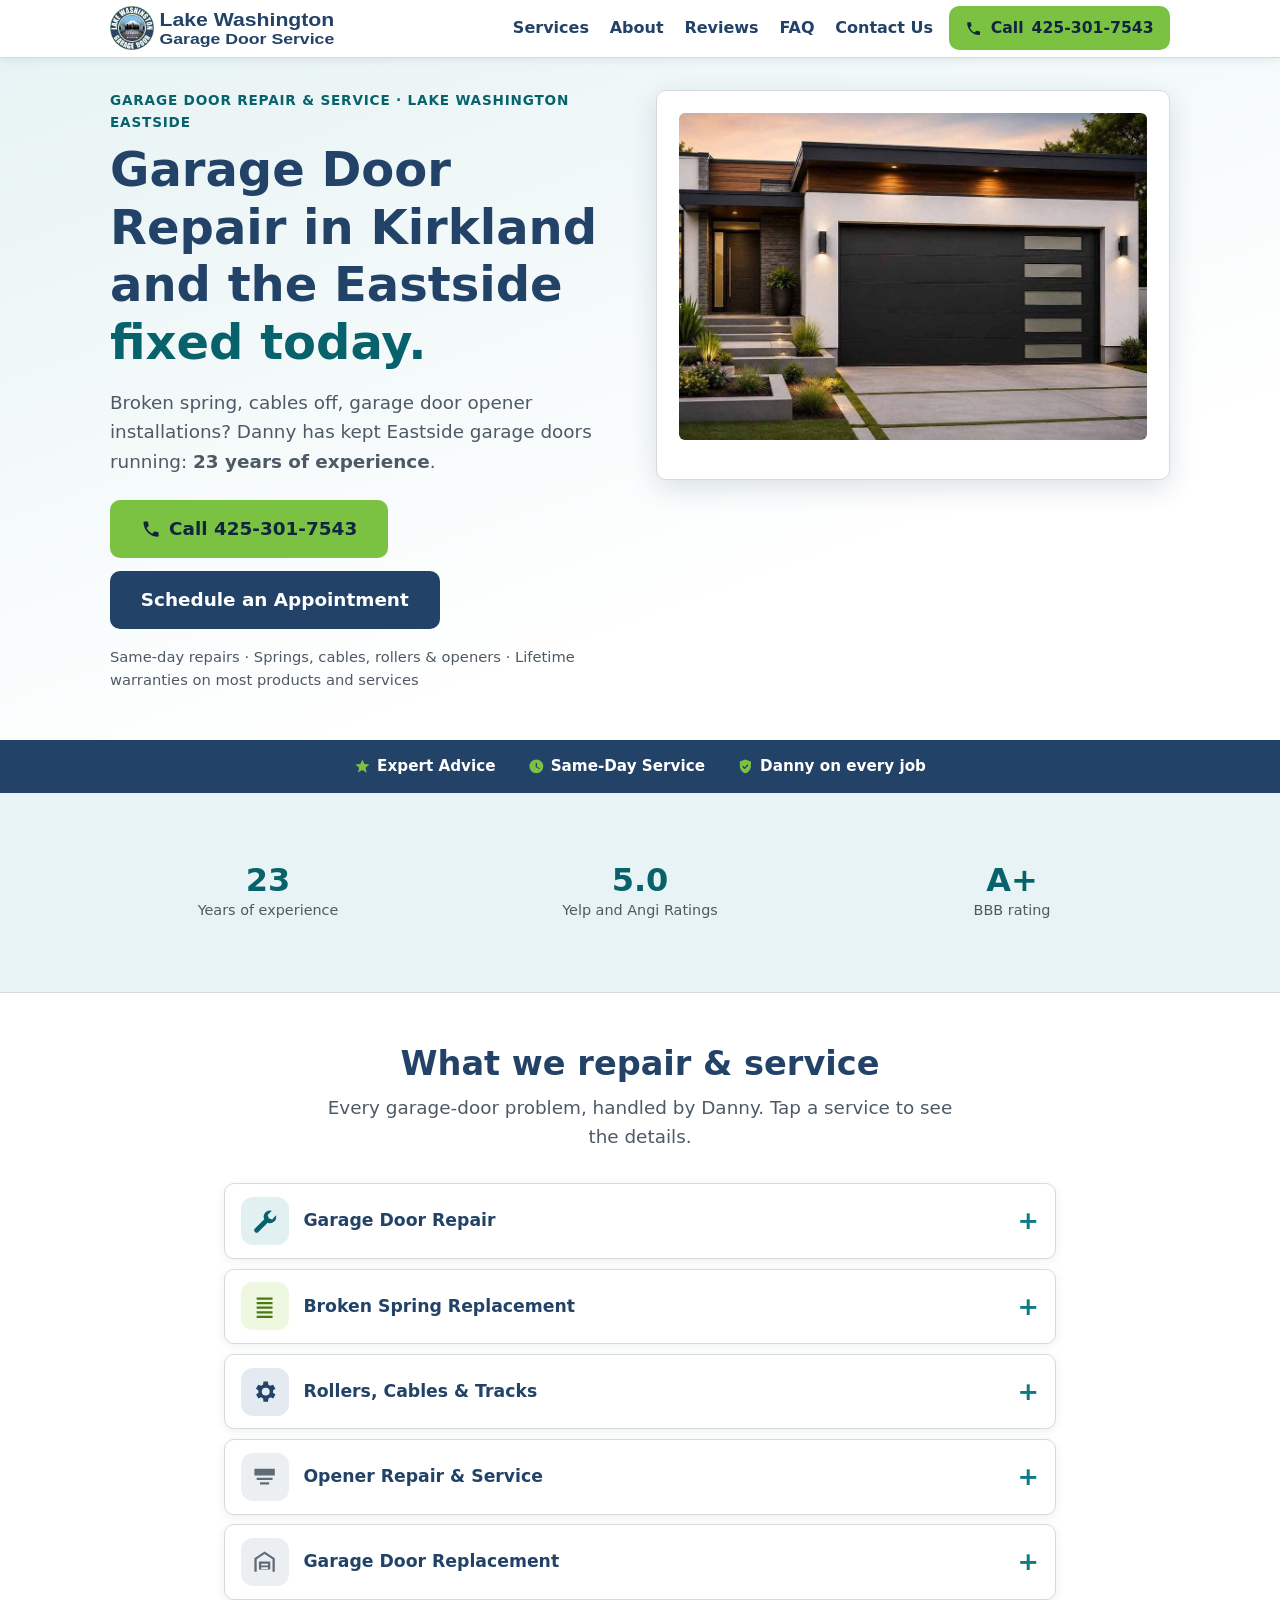
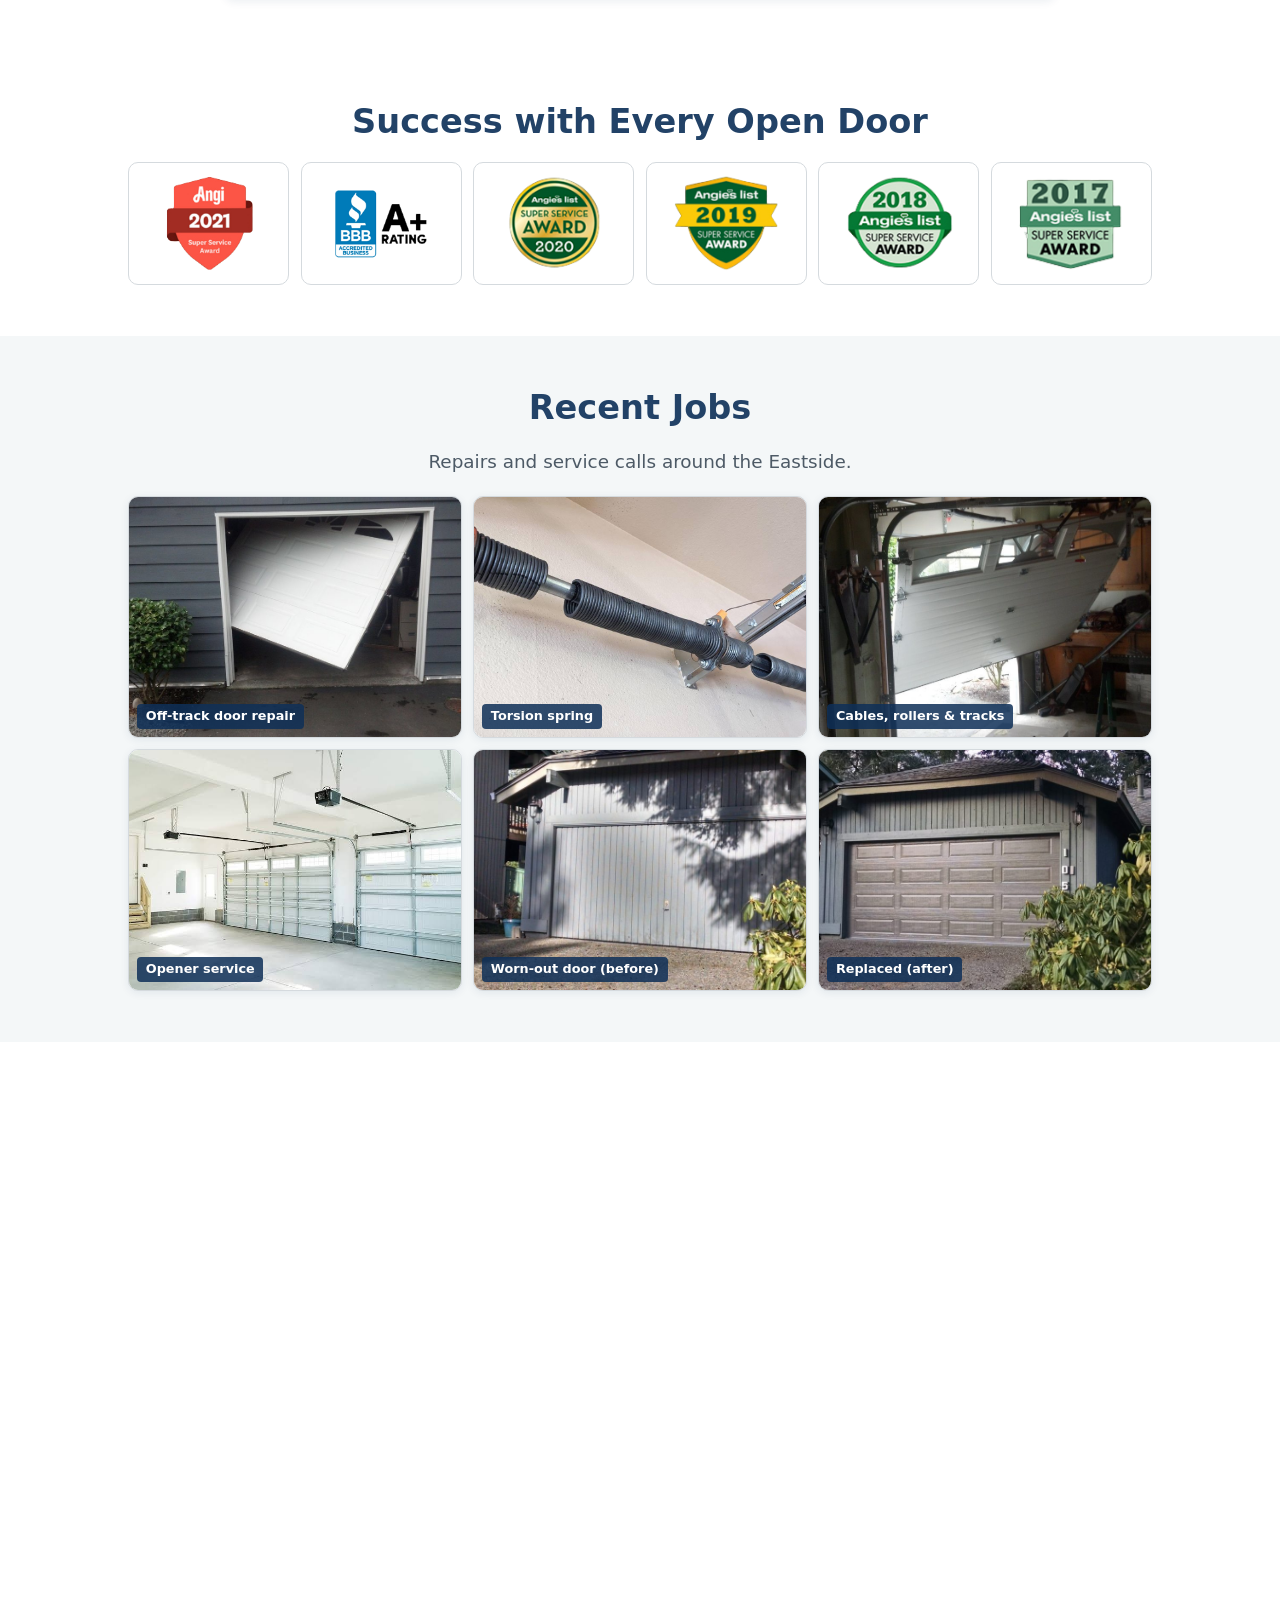
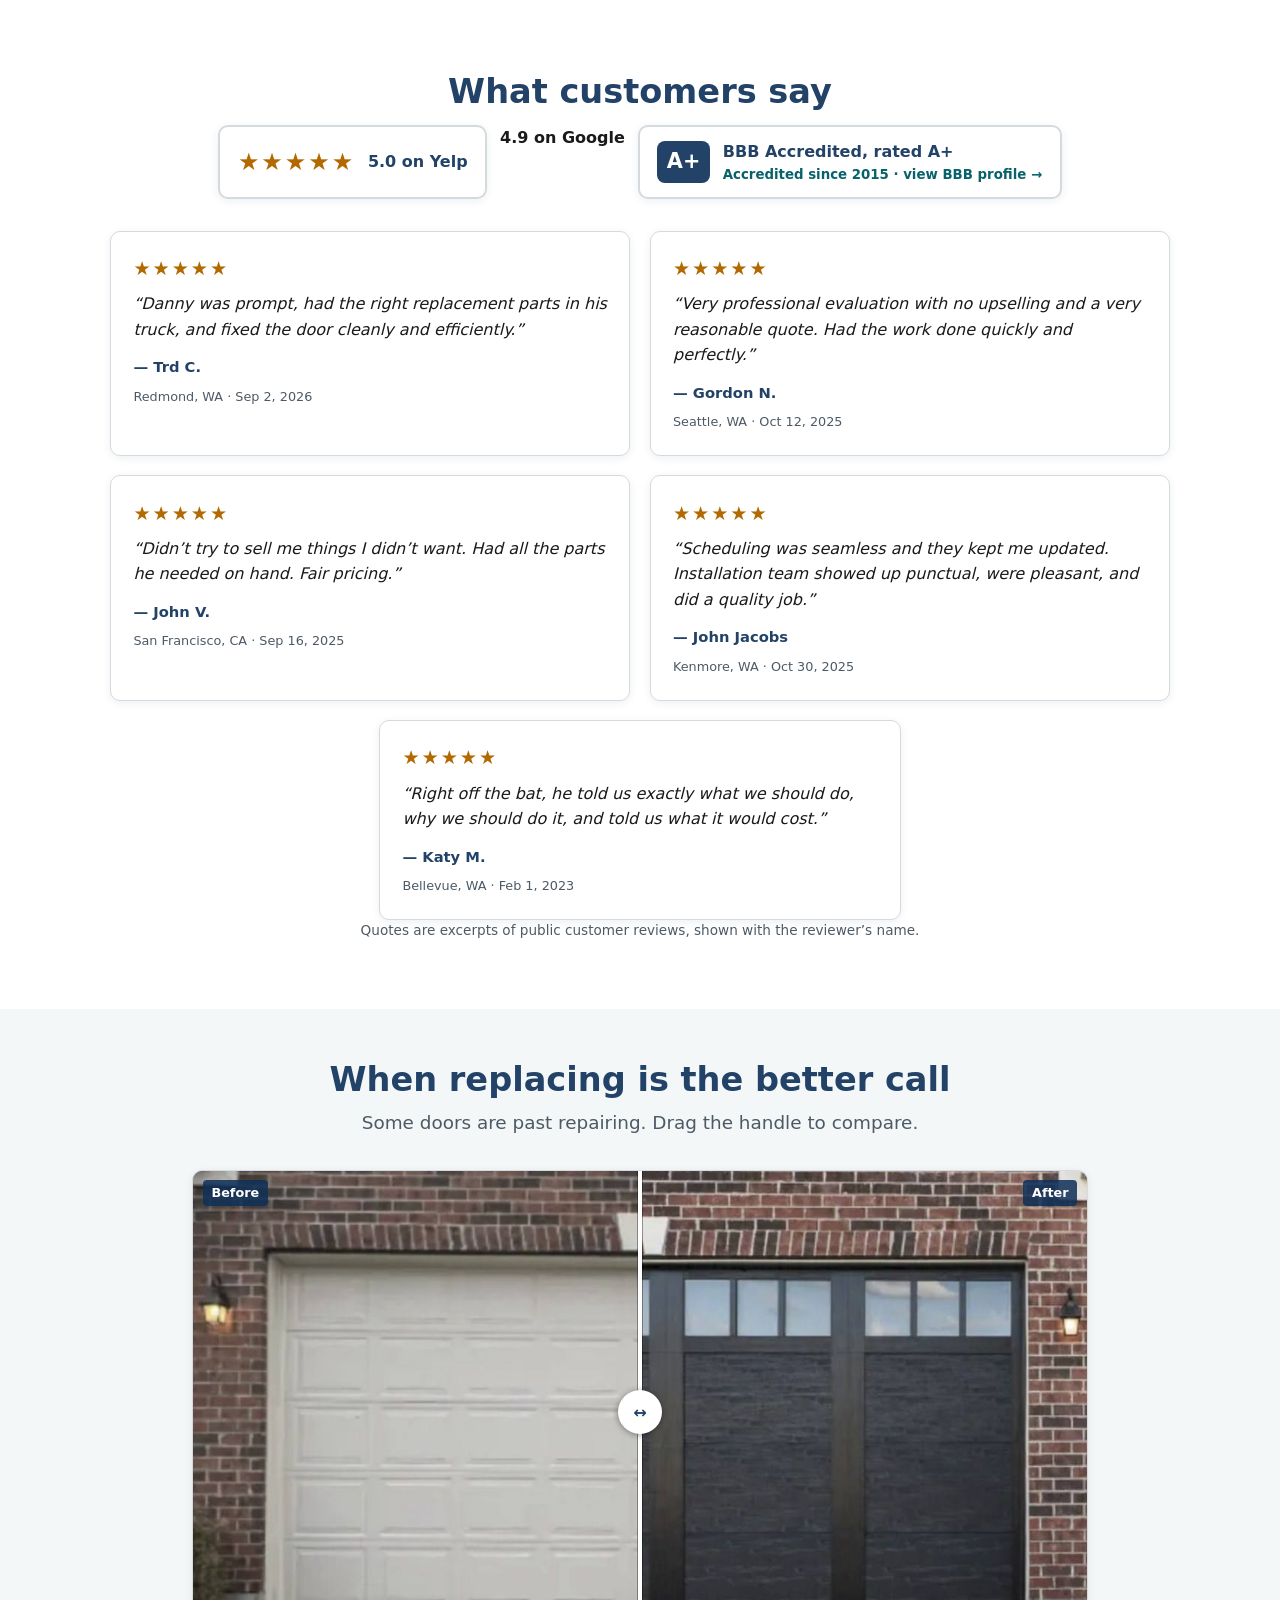
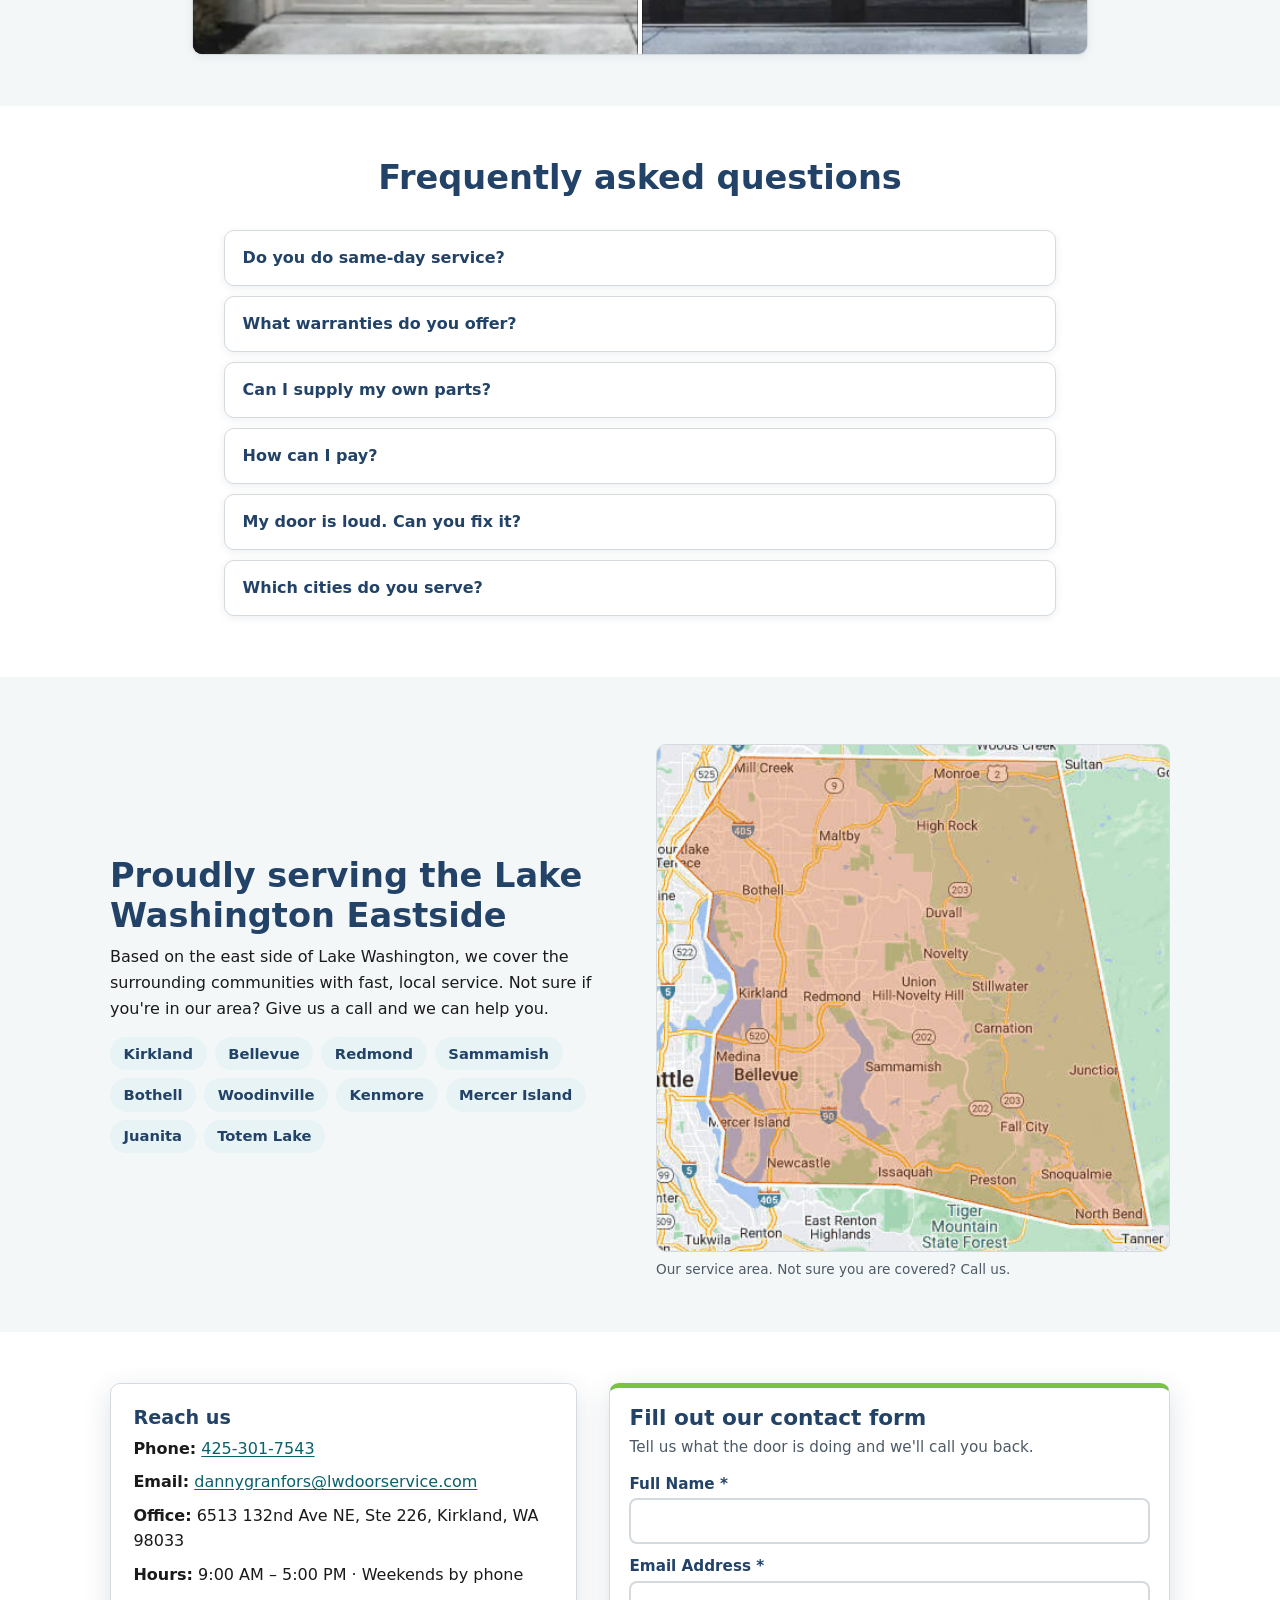
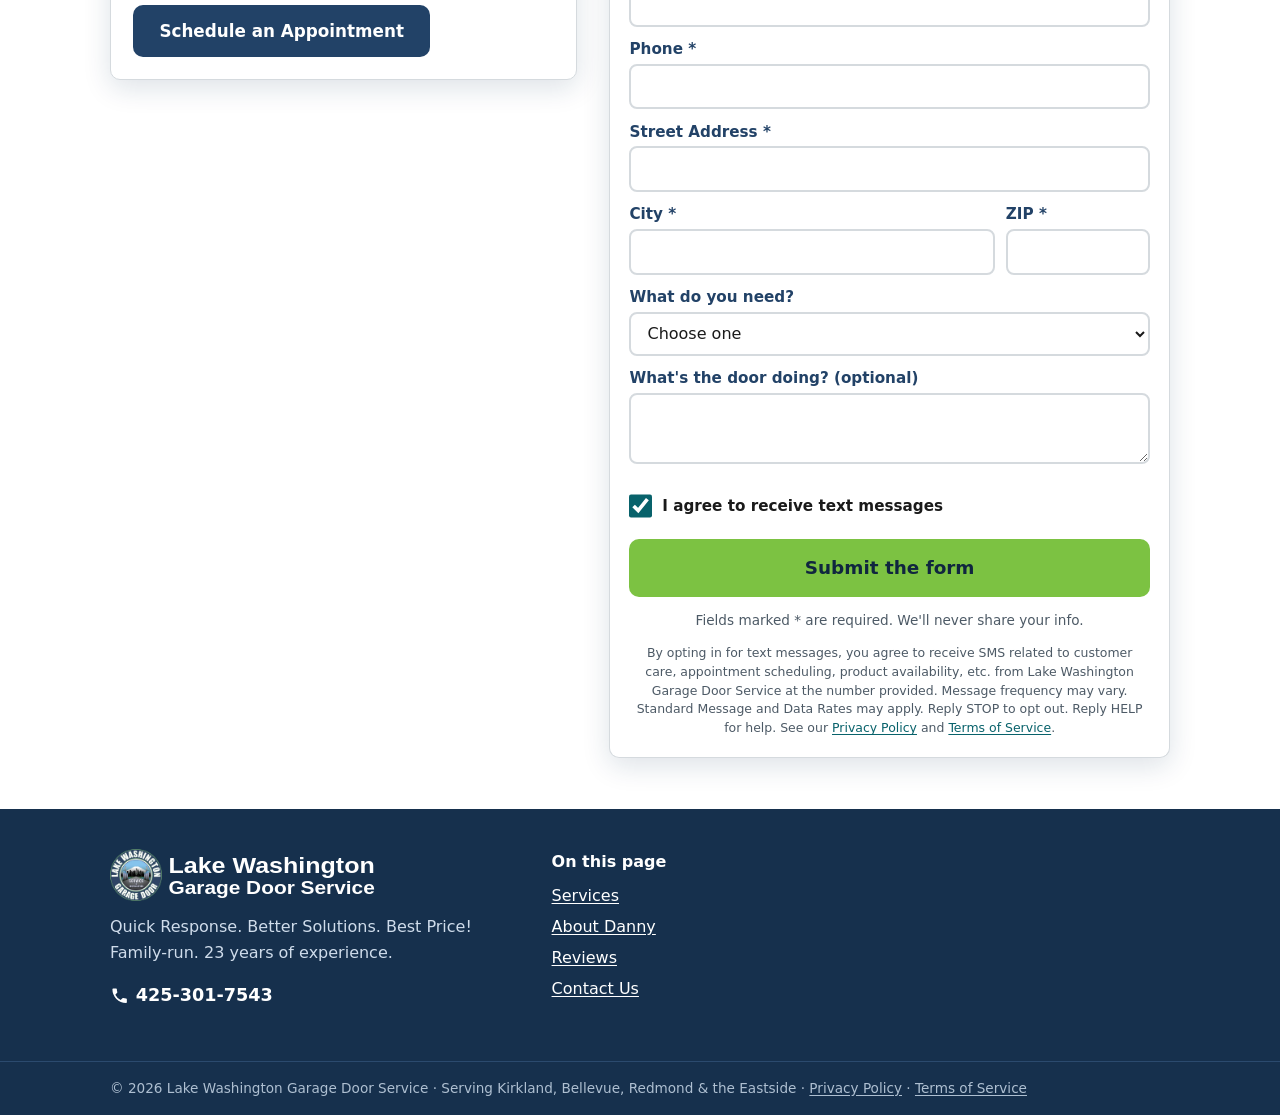
<file: index.html>
<!DOCTYPE html>
<html lang="en">
<head>
<meta charset="utf-8">
<meta name="viewport" content="width=device-width, initial-scale=1">
<title>Garage Door Repair Kirkland WA | Lake Washington Garage Door</title>
<meta name="description" content="Same-day garage door repair, broken spring replacement, opener service, rollers, cables and tracks across the Lake Washington Eastside. 23 years of experience. Call 425-301-7543.">
<link rel="canonical" href="https://www.lwdoorservice.com/">
<meta property="og:type" content="website">
<meta property="og:site_name" content="Lake Washington Garage Door Service">
<meta property="og:title" content="Garage Door Repair Kirkland WA | Lake Washington Garage Door">
<meta property="og:description" content="Same-day garage door repair, broken spring replacement, opener service, rollers, cables and tracks across the Lake Washington Eastside. 23 years of experience. Call 425-301-7543.">
<meta property="og:url" content="https://www.lwdoorservice.com/">
<meta property="og:image" content="https://www.lwdoorservice.com/images/og-image.jpg">
<meta property="og:image:width" content="1200">
<meta property="og:image:height" content="630">
<meta property="og:image:alt" content="Lake Washington Garage Door Service: garage door repair in Kirkland and the Eastside">
<meta name="twitter:card" content="summary_large_image">
<meta name="twitter:title" content="Garage Door Repair Kirkland WA | Lake Washington Garage Door">
<meta name="twitter:description" content="Same-day garage door repair, broken spring replacement, opener service, rollers, cables and tracks across the Lake Washington Eastside. 23 years of experience. Call 425-301-7543.">
<meta name="twitter:image" content="https://www.lwdoorservice.com/images/og-image.jpg">
<meta name="theme-color" content="#224267">
<link rel="icon" href="favicon.ico" sizes="any">
<link rel="icon" href="favicon.png" type="image/png" sizes="64x64">
<link rel="apple-touch-icon" href="apple-touch-icon.png">
<link rel="preload" as="image" href="images/hero.jpg" fetchpriority="high">
<link rel="stylesheet" href="styles.css">
<link rel="stylesheet" href="print.css" media="print">
<script type="application/ld+json">
{
  "@context": "https://schema.org",
  "@type": "GarageDoorService",
  "name": "Lake Washington Garage Door Service",
  "telephone": "+14253017543",
  "email": "dannygranfors@lwdoorservice.com",
  "url": "https://www.lwdoorservice.com/",
  "image": "https://www.lwdoorservice.com/logos/badge.png",
  "logo": "https://www.lwdoorservice.com/logos/badge.png",
  "address": {"@type":"PostalAddress","streetAddress":"6513 132nd Ave NE, Ste 226","addressLocality":"Kirkland","addressRegion":"WA","postalCode":"98033","addressCountry":"US"},
  "openingHoursSpecification": [{"@type":"OpeningHoursSpecification","dayOfWeek":["Monday","Tuesday","Wednesday","Thursday","Friday"],"opens":"09:00","closes":"17:00"}],
  "priceRange": "$$",
  "slogan": "Quick Response. Better Solutions. Best Price!",
  "description": "Garage door repair and service on the Lake Washington Eastside: broken springs, cables, rollers, tracks, openers.",
  "hasOfferCatalog": {"@type":"OfferCatalog","name":"Garage door repair and service","itemListElement":[{"@type":"Offer","itemOffered":{"@type":"Service","name":"Garage door repair"}},{"@type":"Offer","itemOffered":{"@type":"Service","name":"Broken spring replacement"}},{"@type":"Offer","itemOffered":{"@type":"Service","name":"Rollers, cables and tracks"}},{"@type":"Offer","itemOffered":{"@type":"Service","name":"Garage door opener repair"}}]},
  "areaServed": [{"@type":"City","name":"Kirkland"},{"@type":"City","name":"Bellevue"},{"@type":"City","name":"Redmond"},{"@type":"City","name":"Sammamish"},{"@type":"City","name":"Bothell"},{"@type":"City","name":"Woodinville"},{"@type":"City","name":"Kenmore"},{"@type":"City","name":"Mercer Island"}]
}
</script>

</head>
<body id="top">
<a class="skip" href="#main">Skip to content</a>
<header class="site-header">
  <div class="header-inner">
    <a class="brand" href="#top" aria-label="Lake Washington Garage Door Service — top"><img src="logos/logo.svg" alt="Lake Washington Garage Door Service" width="330" height="64"></a>
    <a class="btn btn-call header-call" href="tel:+14253017543" aria-label="Call 425-301-7543"><svg class="icon" aria-hidden="true" focusable="false"><use href="icons.svg#phone"/></svg><span class="call-word">Call</span> <span class="call-num">425-301-7543</span></a>
    <button class="nav-toggle" type="button" aria-expanded="false" aria-controls="nav"><span>Menu</span></button>
    <nav class="nav" id="nav" aria-label="Main">
      <ul>
        <li><a href="#services">Services</a></li>
        <li><a href="#about">About</a></li>
        <li><a href="#reviews">Reviews</a></li>
        <li><a href="#faq">FAQ</a></li>
        <li><a href="#contact">Contact Us</a></li>
      </ul>
    </nav>
  </div>
</header>
<main id="main">
<section class="hero">
  <div class="wrap hero-grid" id="hero-grid">
    <div class="hero-text">
      <p class="eyebrow">Garage door repair &amp; service · Lake Washington Eastside</p>
      <h1>Garage Door Repair in Kirkland and the Eastside <span>fixed today.</span></h1>
      <p class="lead">Broken spring, cables off, garage door opener installations? Danny has kept Eastside garage doors running: <strong>23 years of experience</strong>.</p>
      <div class="hero-cta">
        <a class="btn btn-call btn-lg" href="tel:+14253017543"><svg class="icon" aria-hidden="true" focusable="false"><use href="icons.svg#phone"/></svg> Call 425-301-7543</a>
        <a class="btn btn-contact btn-lg" href="#contact">Schedule an Appointment</a>
      </div>
      <p class="hero-note">Same-day repairs · Springs, cables, rollers &amp; openers · Lifetime warranties on most products and services</p>
    </div>
    <aside class="hero-card" aria-label="Photo of a home with a modern garage door">
      <img class="hero-photo" src="images/hero.jpg" alt="A modern home with a dark, flush-panel garage door at dusk" width="1000" height="707" fetchpriority="high">
    </aside>
  </div>
</section>

<div class="trust">
  <ul class="wrap trust-inner">
    <li><svg class="icon" aria-hidden="true" focusable="false"><use href="icons.svg#star"/></svg> Expert Advice</li>
    <li><svg class="icon" aria-hidden="true" focusable="false"><use href="icons.svg#clock"/></svg> Same-Day Service</li>
    <li><svg class="icon" aria-hidden="true" focusable="false"><use href="icons.svg#shield"/></svg> Danny on every job</li>
  </ul>
</div>

<section class="stats" aria-label="At a glance">
  <ul class="wrap stats-inner">
    <li><span class="num"><span class="counter" data-to="23">23</span></span><span class="lbl">Years of experience</span></li>
    <li><span class="num">5.0</span><span class="lbl">Yelp and Angi Ratings</span></li>
    <li><span class="num">A+</span><span class="lbl">BBB rating</span></li>
  </ul>
</section>


<section id="services" class="rv" aria-labelledby="svc-h">
  <div class="wrap">
    <div class="section-head center">
      <h2 id="svc-h">What we repair &amp; service</h2>
      <p class="lead">Every garage-door problem, handled by Danny. Tap a service to see the details.</p>
    </div>
    <div class="svc-list">
      <details class="svc" id="svc-repair" style="--tint:#e1f1f2;--ic:#08626b">
        <summary><span class="svc-ic"><svg class="icon icon-lg" aria-hidden="true" focusable="false"><use href="icons.svg#wrench"/></svg></span><span class="svc-t">Garage Door Repair</span></summary>
        <div class="svc-body">
          <img src="images/svc-repair-job.jpg" alt="A garage door that has come off its track, tilted in the opening" loading="lazy" width="1280" height="850">
          <p>Doors come off their tracks, panels bend, hinges wear, and rollers seize. We diagnose the real cause instead of just treating the symptom — most repairs are done in a single visit.</p>
          <div class="svc-cols">
            <ul class="ticks"><li>Safety inspection of the whole door</li><li>Spring &amp; cable check</li><li>Safety-sensor test</li><li>Early warning on worn springs &amp; cables</li></ul>
            <ul class="ticks"><li>Off-track and misaligned doors</li><li>Bent or damaged panels &amp; sections</li><li>Noisy, jerky, or slow operation</li><li>Doors that won't fully open or close</li></ul>
          </div>
        </div>
      </details>
      <details class="svc" id="svc-spring" style="--tint:#eef7e0;--ic:#4a7a14">
        <summary><span class="svc-ic"><svg class="icon icon-lg" aria-hidden="true" focusable="false"><use href="icons.svg#spring"/></svg></span><span class="svc-t">Broken Spring Replacement</span></summary>
        <div class="svc-body">
          <img src="images/svc-spring.jpg" alt="Close-up of a steel torsion coil spring on a garage door shaft" loading="lazy" width="1280" height="720">
          <p>A snapped torsion or extension spring is the #1 reason a door suddenly won't lift — and it's genuinely dangerous to tackle yourself. We carry the right springs on the truck and replace them safely, in pairs, so the second one doesn't fail a week later.</p>
          <ul class="ticks"><li>High-cycle torsion &amp; extension springs</li><li>Loud “bang” then a door that won't budge</li><li>Replace springs to balance door</li><li>Correct spring size &amp; cycle rating for your door</li></ul>
        </div>
      </details>
      <details class="svc" id="svc-parts" style="--tint:#e4eaf2;--ic:#224267">
        <summary><span class="svc-ic"><svg class="icon icon-lg" aria-hidden="true" focusable="false"><use href="icons.svg#gear"/></svg></span><span class="svc-t">Rollers, Cables &amp; Tracks</span></summary>
        <div class="svc-body">
          <img src="images/svc-tracks-job.jpg" alt="A garage door jammed off its track with the cables and roller hardware visible" loading="lazy" width="1280" height="850">
          <p>The small parts do the quiet work. Worn nylon rollers get noisy, frayed lift cables are a safety risk, and dented tracks make a door bind. Replacing them early is smart insurance against a door that fails completely.</p>
          <ul class="ticks"><li>Quiet nylon roller upgrades</li><li>Frayed or snapped cable replacement</li><li>Track straightening &amp; realignment</li><li>Hinge &amp; bracket replacement</li></ul>
        </div>
      </details>
      <details class="svc" id="svc-opener" style="--tint:#eceff1;--ic:#5f6b76">
        <summary><span class="svc-ic"><svg class="icon icon-lg" aria-hidden="true" focusable="false"><use href="icons.svg#opener"/></svg></span><span class="svc-t">Opener Repair &amp; Service</span></summary>
        <div class="svc-body">
          <img src="images/svc-opener.jpg" alt="Garage door opener mounted on the ceiling above an open garage door" loading="lazy" width="678" height="452">
          <p>From worn gears to a full replacement, we service all major opener brands. Upgrading? Newer belt-drive units are dramatically quieter and add smartphone control and battery backup for power outages.</p>
          <ul class="ticks"><li>Opener won't respond / runs then reverses</li><li>Quiet belt-drive upgrades with Wi-Fi &amp; battery backup</li><li>We install the highest quality openers on the market</li></ul>
        </div>
      </details>
      <details class="svc" id="svc-install" style="--tint:#eceff1;--ic:#5f6b76">
        <summary><span class="svc-ic"><svg class="icon icon-lg" aria-hidden="true" focusable="false"><use href="icons.svg#door"/></svg></span><span class="svc-t">Garage Door Replacement</span></summary>
        <div class="svc-body">
          <p>Sometimes a door is too far gone to fix sensibly. If so, Danny will tell you straight, and can replace it. Whenever possible, we keep your existing door working.</p>
        </div>
      </details>
    </div>
  </div>
</section>

<section class="rv" aria-labelledby="awards-h">
  <div class="wrap">
    <h2 id="awards-h" class="awards-h">Success with Every Open Door</h2>
    <ul class="awards-grid">
      <li><img src="images/badges/angi-2021-super-service.png" alt="Angi 2021 Super Service Award" width="139" height="140" loading="lazy"></li>
      <li><img src="images/badges/bbb-a-plus-accredited.png" alt="BBB Accredited Business, A+ rating" width="150" height="150" loading="lazy"></li>
      <li><img src="images/badges/angies-list-2020.png" alt="Angie's List Super Service Award 2020" width="108" height="109" loading="lazy"></li>
      <li><img src="images/badges/angies-list-2019.png" alt="Angie's List Super Service Award 2019" width="120" height="111" loading="lazy"></li>
      <li><img src="images/badges/angies-list-2018.png" alt="Angie's List Super Service Award 2018" width="124" height="106" loading="lazy"></li>
      <li><img src="images/badges/angies-list-2017.png" alt="Angie's List Super Service Award 2017" width="110" height="98" loading="lazy"></li>
    </ul>
  </div>
</section>


<section id="gallery" class="section-alt rv" aria-labelledby="gal-h">
  <div class="wrap">
    <h2 id="gal-h" class="awards-h">Recent Jobs</h2>
    <p class="lead" style="text-align:center">Repairs and service calls around the Eastside.</p>
    <ul class="job-grid">
      <li><figure><img src="images/svc-repair-job.jpg" alt="A garage door that has come off its track, tilted in the opening" width="1280" height="850" loading="lazy"><figcaption>Off-track door repair</figcaption></figure></li>
      <li><figure><img src="images/svc-spring.jpg" alt="Close-up of a steel torsion coil spring on a garage door shaft" width="1280" height="720" loading="lazy"><figcaption>Torsion spring</figcaption></figure></li>
      <li><figure><img src="images/svc-tracks-job.jpg" alt="A garage door jammed off its track with the cables and roller hardware visible" width="1280" height="850" loading="lazy"><figcaption>Cables, rollers &amp; tracks</figcaption></figure></li>
      <li><figure><img src="images/svc-opener.jpg" alt="Garage door opener mounted on the ceiling above an open garage door" width="678" height="452" loading="lazy"><figcaption>Opener service</figcaption></figure></li>
      <li><figure><img src="images/jobs/job-2-before.jpg" alt="Before: an old wood garage door" width="900" height="506" loading="lazy"><figcaption>Worn-out door (before)</figcaption></figure></li>
      <li><figure><img src="images/jobs/job-2-after.jpg" alt="After: a replacement tan paneled garage door" width="900" height="506" loading="lazy"><figcaption>Replaced (after)</figcaption></figure></li>
    </ul>
  </div>
</section>

<section id="about" class="section-alt rv" aria-labelledby="about-h">
  <div class="wrap about-one">
    <figure class="owner-figure"><img class="owner-photo" src="images/danny.jpg" width="400" height="400" alt="Danny Granfors, lead technician at Lake Washington Garage Door Service" loading="lazy"></figure>
    <div>
      <h2 id="about-h">A Dedication to Excellence</h2>
      <p><strong>Danny Granfors</strong>, our lead technician, has 23 years of experience giving the community prompt, dependable service. Known for his professionalism and friendly demeanor, Danny puts customer satisfaction first.</p>
      <ol class="steps plain">
        <li><strong>1. Call &amp; describe.</strong> Tell us what the door's doing and we'll get you on the schedule. Danny looks at the door in person and gives you a price after he has seen it.</li>
        <li><strong>2. Same-day visit.</strong> We roll out, usually the same day, so the fix happens in one trip.</li>
        <li><strong>3. Fixed &amp; guaranteed.</strong> We fix it right, clean up, and stand behind the work. Lifetime warranties on most products and services.</li>
      </ol>
    </div>
  </div>
</section>

<div id="reviews">
<section class=" rv" aria-labelledby="rev-h">
  <div class="wrap">
    <div class="section-head center">
      <h2 id="rev-h">What customers say</h2>
      <p class="trust-links"><span class="yelp-badge"><span class="stars" aria-hidden="true">★★★★★</span><span><strong>5.0 on Yelp</strong></span></span> <span><strong>4.9 on Google</strong></span> <a class="bbb-badge" href="https://www.bbb.org/us/wa/kirkland/profile/garage-doors/lake-washington-garage-door-service-llc-1296-90006589/addressId/342375" rel="noopener"><span class="bbb-grade" aria-hidden="true">A+</span><span><strong>BBB Accredited, rated A+</strong><small>Accredited since 2015 · view BBB profile →</small></span></a></p>
    </div>
    <ul class="grid grid-2 plain reviews">
      <li class="review">
        <p class="stars" aria-label="5 out of 5 stars">★★★★★</p>
        <blockquote><p>&ldquo;Danny was prompt, had the right replacement parts in his truck, and fixed the door cleanly and efficiently.&rdquo;</p></blockquote>
        <p class="who">— Trd C.</p>
        <p class="src">Redmond, WA · Sep 2, 2026</p>
      </li>
      <li class="review">
        <p class="stars" aria-label="5 out of 5 stars">★★★★★</p>
        <blockquote><p>&ldquo;Very professional evaluation with no upselling and a very reasonable quote. Had the work done quickly and perfectly.&rdquo;</p></blockquote>
        <p class="who">— Gordon N.</p>
        <p class="src">Seattle, WA · Oct 12, 2025</p>
      </li>
      <li class="review">
        <p class="stars" aria-label="5 out of 5 stars">★★★★★</p>
        <blockquote><p>&ldquo;Didn&rsquo;t try to sell me things I didn&rsquo;t want. Had all the parts he needed on hand. Fair pricing.&rdquo;</p></blockquote>
        <p class="who">— John V.</p>
        <p class="src">San Francisco, CA · Sep 16, 2025</p>
      </li>
      <li class="review">
        <p class="stars" aria-label="5 out of 5 stars">★★★★★</p>
        <blockquote><p>&ldquo;Scheduling was seamless and they kept me updated. Installation team showed up punctual, were pleasant, and did a quality job.&rdquo;</p></blockquote>
        <p class="who">— John Jacobs</p>
        <p class="src">Kenmore, WA · Oct 30, 2025</p>
      </li>
      <li class="review">
        <p class="stars" aria-label="5 out of 5 stars">★★★★★</p>
        <blockquote><p>&ldquo;Right off the bat, he told us exactly what we should do, why we should do it, and told us what it would cost.&rdquo;</p></blockquote>
        <p class="who">— Katy M.</p>
        <p class="src">Bellevue, WA · Feb 1, 2023</p>
      </li>
    </ul>
    <p class="fine center">Quotes are excerpts of public customer reviews, shown with the reviewer&rsquo;s name.</p>
  </div>
</section>


</div>
<section class="section-alt rv" aria-labelledby="ba-h">
  <div class="wrap">
    <div class="section-head center">
      <h2 id="ba-h">When replacing is the better call</h2>
      <p class="lead">Some doors are past repairing. Drag the handle to compare.</p>
    </div>
    <figure class="ba" data-ba>
      <img class="ba-after" src="images/after.jpg" alt="After: a replacement black garage door with windows on a brick home" width="1200" height="750" loading="lazy">
      <img class="ba-before" src="images/before.jpg" alt="Before: an old cream-colored garage door on the same brick home" width="1200" height="750" loading="lazy">
      <span class="ba-tag ba-tag-l">Before</span><span class="ba-tag ba-tag-r">After</span>
      <span class="ba-handle" aria-hidden="true"></span>
      <input class="ba-range" type="range" min="0" max="100" value="50" aria-label="Before and after comparison, drag to reveal">
    </figure>
  </div>
</section>


<section class=" rv" aria-labelledby="faq-h">
  <div class="wrap">
    <div class="section-head center">
      <h2 id="faq-h">Frequently asked questions</h2>
    </div>
    <div class="faq">
      <details><summary>Do you do same-day service?</summary><p>Yes. Call 425-301-7543 and we will get to you the same day wherever we can. We do not offer 24-hour or after-hours service.</p></details>
      <details><summary>What warranties do you offer?</summary><p>We offer lifetime warranties on most products and services. The exact terms are given to you in writing with your estimate.</p></details>
      <details><summary>Can I supply my own parts?</summary><p>We install the parts we carry on the truck so every repair is covered by our warranty, so we do not install customer-supplied parts.</p></details>
      <details><summary>How can I pay?</summary><p>Payment methods are check, Zelle, and credit cards.</p></details>
      <details><summary>My door is loud. Can you fix it?</summary><p>Yes. Due to the high quality of the parts we install, your door will work better than new, and we specialize in door repairs end to end.</p></details>
      <details><summary>Which cities do you serve?</summary><p>Kirkland, Bellevue, Redmond, Sammamish, Bothell, Woodinville, Kenmore, Mercer Island, Juanita, and Totem Lake. Not sure? Call us.</p></details>
    </div>
  </div>
</section>


<section class="section-alt rv" aria-labelledby="area-h">
  <div class="wrap split split-area">
    <div>
      <h2 id="area-h">Proudly serving the Lake Washington Eastside</h2>
      <p>Based on the east side of Lake Washington, we cover the surrounding communities with fast, local service. Not sure if you're in our area? Give us a call and we can help you.</p>
      <ul class="area-list"><li>Kirkland</li><li>Bellevue</li><li>Redmond</li><li>Sammamish</li><li>Bothell</li><li>Woodinville</li><li>Kenmore</li><li>Mercer Island</li><li>Juanita</li><li>Totem Lake</li></ul>
    </div>
    <div class="area-maps">
        <figure class="area-map"><img src="images/service-area.png" alt="Map of our service area: Kirkland, Bellevue, Redmond, Sammamish, Issaquah, Bothell, Woodinville and Mercer Island" loading="lazy" width="452" height="447"><figcaption class="fine">Our service area. Not sure you are covered? Call us.</figcaption></figure>
    </div>
  </div>
</section>

<section class="rv" aria-labelledby="est-h">
  <div class="wrap split split-form">
    <aside class="hero-card" aria-labelledby="reach">
      <h2 id="reach" class="h3">Reach us</h2>
      <p><strong>Phone:</strong> <a href="tel:+14253017543">425-301-7543</a></p>
      <p><strong>Email:</strong> <a href="mailto:dannygranfors@lwdoorservice.com">dannygranfors@lwdoorservice.com</a></p>
      <p><strong>Office:</strong> 6513 132nd Ave NE, Ste 226, Kirkland, WA 98033</p>
      <p><strong>Hours:</strong> 9:00 AM – 5:00 PM · Weekends by phone</p>
      <a class="btn btn-contact" href="#contact">Schedule an Appointment</a>
    </aside>
    <aside id="contact" class="hero-form-wrap" aria-labelledby="est-h">
      <h2 id="est-h" class="h3">Fill out our contact form</h2>
      <p class="form-sub" id="form-sub">Tell us what the door is doing and we'll call you back.</p>
      <form class="form-card hero-form" id="estimate-form" novalidate>
      <div class="field">
        <label for="name">Full Name <span aria-hidden="true">*</span></label>
        <input id="name" name="name" type="text" autocomplete="name" required>
      </div>
      <div class="field">
        <label for="email">Email Address <span aria-hidden="true">*</span></label>
        <input id="email" name="email" type="email" autocomplete="email" required>
      </div>
      <div class="field">
        <label for="phone">Phone <span aria-hidden="true">*</span></label>
        <input id="phone" name="phone" type="tel" autocomplete="tel" inputmode="tel" required>
      </div>
      <div class="field">
        <label for="address">Street Address <span aria-hidden="true">*</span></label>
        <input id="address" name="address" type="text" autocomplete="street-address" required>
      </div>
      <div class="field-row">
        <div class="field">
          <label for="city">City <span aria-hidden="true">*</span></label>
          <input id="city" name="city" type="text" autocomplete="address-level2" required>
        </div>
        <div class="field">
          <label for="zip">ZIP <span aria-hidden="true">*</span></label>
          <input id="zip" name="zip" type="text" autocomplete="postal-code" inputmode="numeric" required>
        </div>
      </div>
      <div class="field">
        <label for="service">What do you need?</label>
        <select id="service" name="service"><option value="" selected>Choose one</option><option>Garage door repair</option><option>Broken spring</option><option>Opener repair / install</option><option>Rollers / cables / tracks</option><option>Tune-up</option><option>Door replacement</option><option>Something else</option></select>
      </div>
      <div class="field">
        <label for="msg">What's the door doing? (optional)</label>
        <textarea id="msg" name="message" rows="2"></textarea>
      </div>
      <div class="hp-field" aria-hidden="true">
        <label for="bot-field">Leave this empty</label>
        <input id="bot-field" name="bot-field" type="text" tabindex="-1" autocomplete="off">
      </div>
      <input type="hidden" id="loaded_at" name="loaded_at" value="">
      <div class="field consent">
        <label class="check" for="sms_consent"><input id="sms_consent" name="sms_consent" type="checkbox" value="Yes" checked> <span>I agree to receive text messages</span></label>
      </div>
      <button class="btn btn-primary btn-lg btn-block" type="submit">Submit the form</button>
      <p class="fine" id="form-status" role="status" aria-live="polite"></p>
      <p class="fine">Fields marked * are required. We'll never share your info.</p>
      <p class="fine sms-disclosure">By opting in for text messages, you agree to receive SMS related to customer care, appointment scheduling, product availability, etc. from Lake Washington Garage Door Service at the number provided. Message frequency may vary. Standard Message and Data Rates may apply. Reply STOP to opt out. Reply HELP for help. See our <a href="privacy.html">Privacy Policy</a> and <a href="terms.html">Terms of Service</a>.</p>
      </form>
      <div class="form-done card center" id="form-done" tabindex="-1" hidden>
      <span class="ic-lg"><svg class="icon icon-xl" aria-hidden="true" focusable="false"><use href="icons.svg#check"/></svg></span>
      <h3>Thanks — we've got your request.</h3>
      <p>Danny will call you back shortly. Need help right now? Call us directly.</p>
      <a class="btn btn-call" href="tel:+14253017543">Call 425-301-7543</a>
    </div>
    </aside>
  </div>
</section>

</main>
<footer class="site-footer">
  <div class="wrap footer-grid">
    <div>
      <img class="footer-logo" src="logos/logo-light.svg" alt="Lake Washington Garage Door Service" width="330" height="64">
      <p>Quick Response. Better Solutions. Best Price!<br>Family-run. 23 years of experience.</p>
      <p><a class="footer-phone" href="tel:+14253017543"><svg class="icon" aria-hidden="true" focusable="false"><use href="icons.svg#phone"/></svg> 425-301-7543</a></p>
    </div>
    <nav aria-label="Sections">
      <p class="footer-title">On this page</p>
      <ul>
        <li><a href="#services">Services</a></li>
        <li><a href="#about">About Danny</a></li>
        <li><a href="#reviews">Reviews</a></li>
        <li><a href="#contact">Contact Us</a></li>
      </ul>
      
    </nav>
  </div>
  <div class="footer-bottom"><div class="wrap">© 2026 Lake Washington Garage Door Service · Serving Kirkland, Bellevue, Redmond &amp; the Eastside · <a href="privacy.html">Privacy Policy</a> · <a href="terms.html">Terms of Service</a></div></div>
</footer>
<div class="callbar" role="region" aria-label="Quick contact">
  <a class="btn btn-call" href="tel:+14253017543"><svg class="icon" aria-hidden="true" focusable="false"><use href="icons.svg#phone"/></svg> Call now</a>
  <a class="btn btn-contact" href="#contact">Schedule an Appointment</a>
</div>
<script src="nav.js" defer></script>
<script>
/* Estimate form -> Google Sheet + email (Apps Script web app, ACT-00803); same pattern as the OneForce site contact form. */
(function () {
  var SHEET_ENDPOINT = "https://script.google.com/macros/s/AKfycbzTrJ-C2S-Hc40c9Ulkrngq4m8j1lXR4VglooMVdEj3ZH_l6rJLdCO00sHUUyKJgz45/exec";
  var form = document.getElementById('estimate-form');
  if (!form) return;
  var status = document.getElementById('form-status');
  var loadedAt = document.getElementById('loaded_at'); if (loadedAt) loadedAt.value = String(Date.now());
  var btn = form.querySelector('button[type="submit"]');
  var label = btn.textContent;
  form.addEventListener('submit', function (e) {
    e.preventDefault();
    if (!form.checkValidity()) { form.reportValidity(); return; }
    var data = new FormData(form);
    data.set('sms_consent', form.elements['sms_consent'].checked ? 'Yes' : 'No');
    data.append('page', location.href);
    data.append('submittedAt', new Date().toISOString());
    btn.disabled = true; btn.textContent = 'Sending\u2026'; status.textContent = '';
    // no-cors: Apps Script returns no CORS headers; the row and email are done server-side when fetch resolves.
    fetch(SHEET_ENDPOINT, { method: 'POST', mode: 'no-cors', body: data })
      .then(function () { form.hidden = true; document.getElementById('est-h').hidden = true; document.getElementById('form-sub').hidden = true; var ok = document.getElementById('form-done'); ok.hidden = false; ok.focus(); })
      .catch(function () {
        status.textContent = 'Something went wrong sending your request. Please call 425-301-7543.';
        btn.disabled = false; btn.textContent = label;
      });
  });
})();
</script>
</body>
</html>
</file>
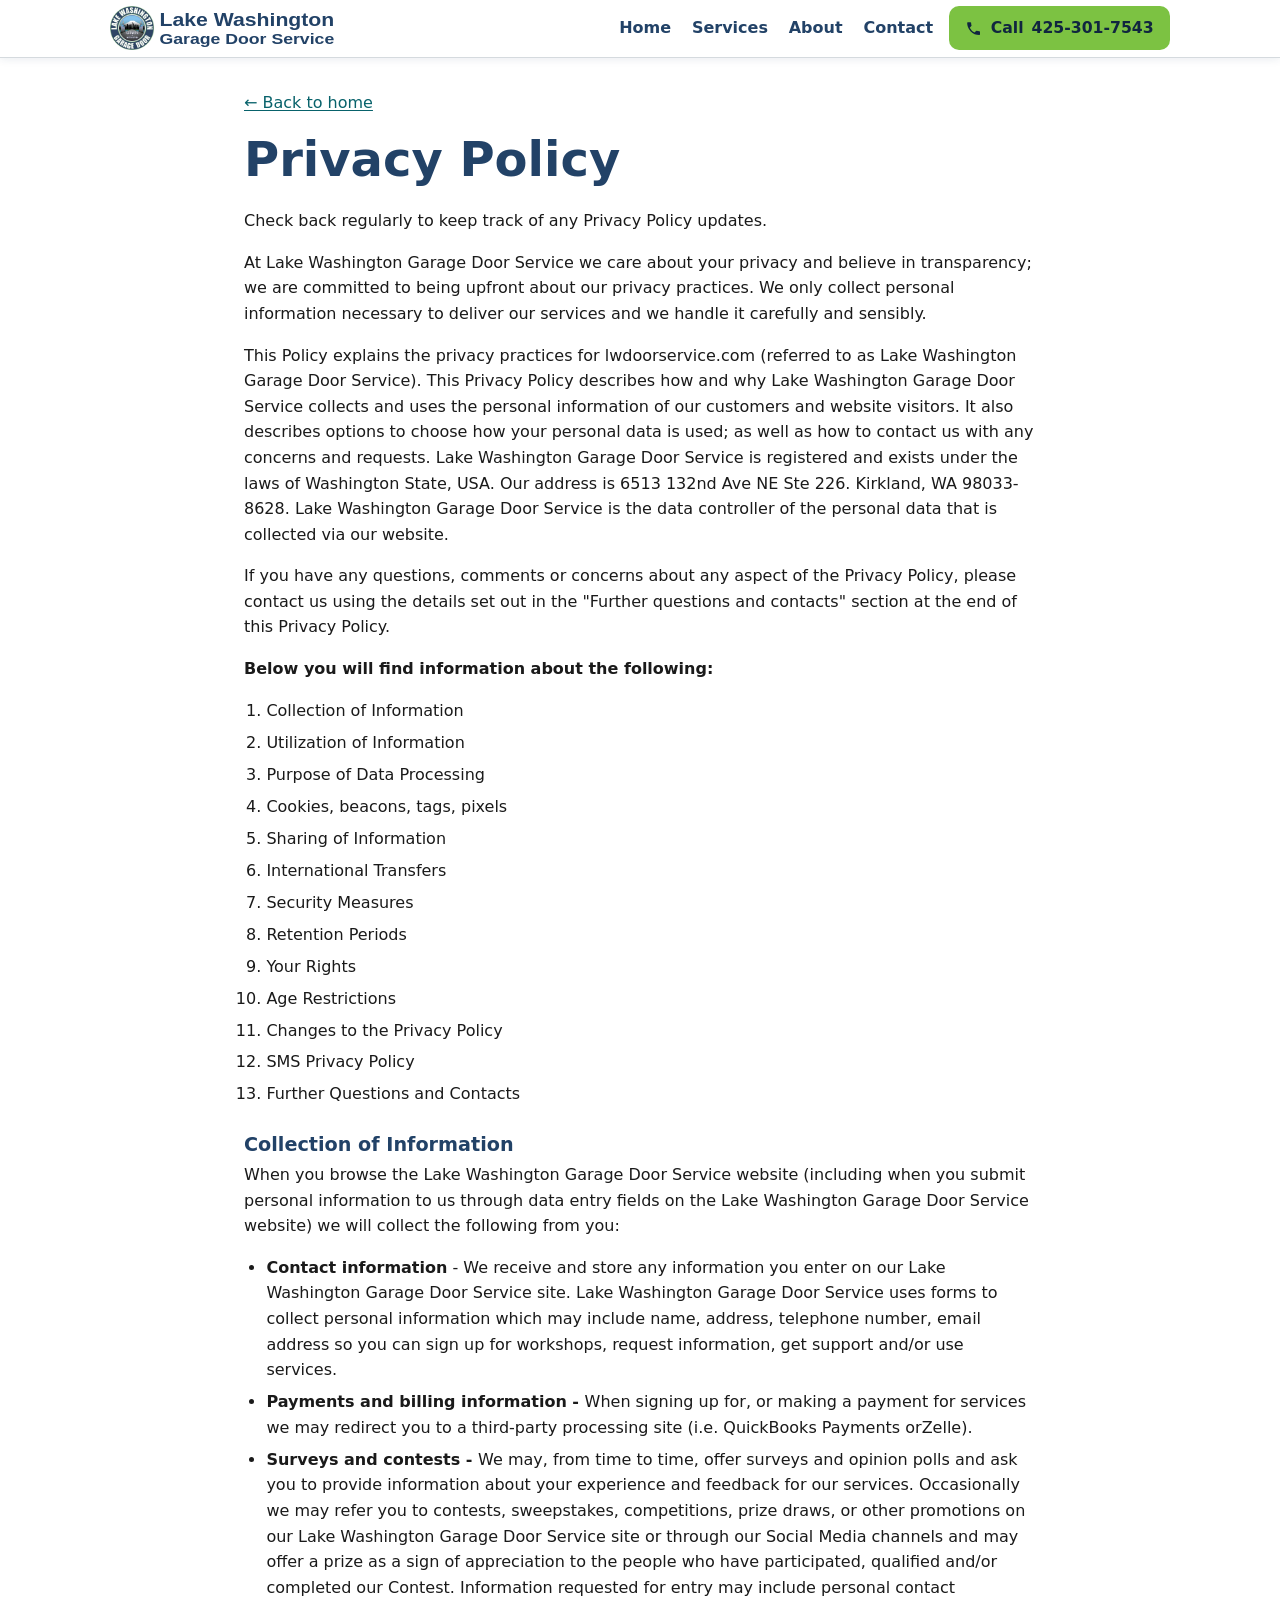
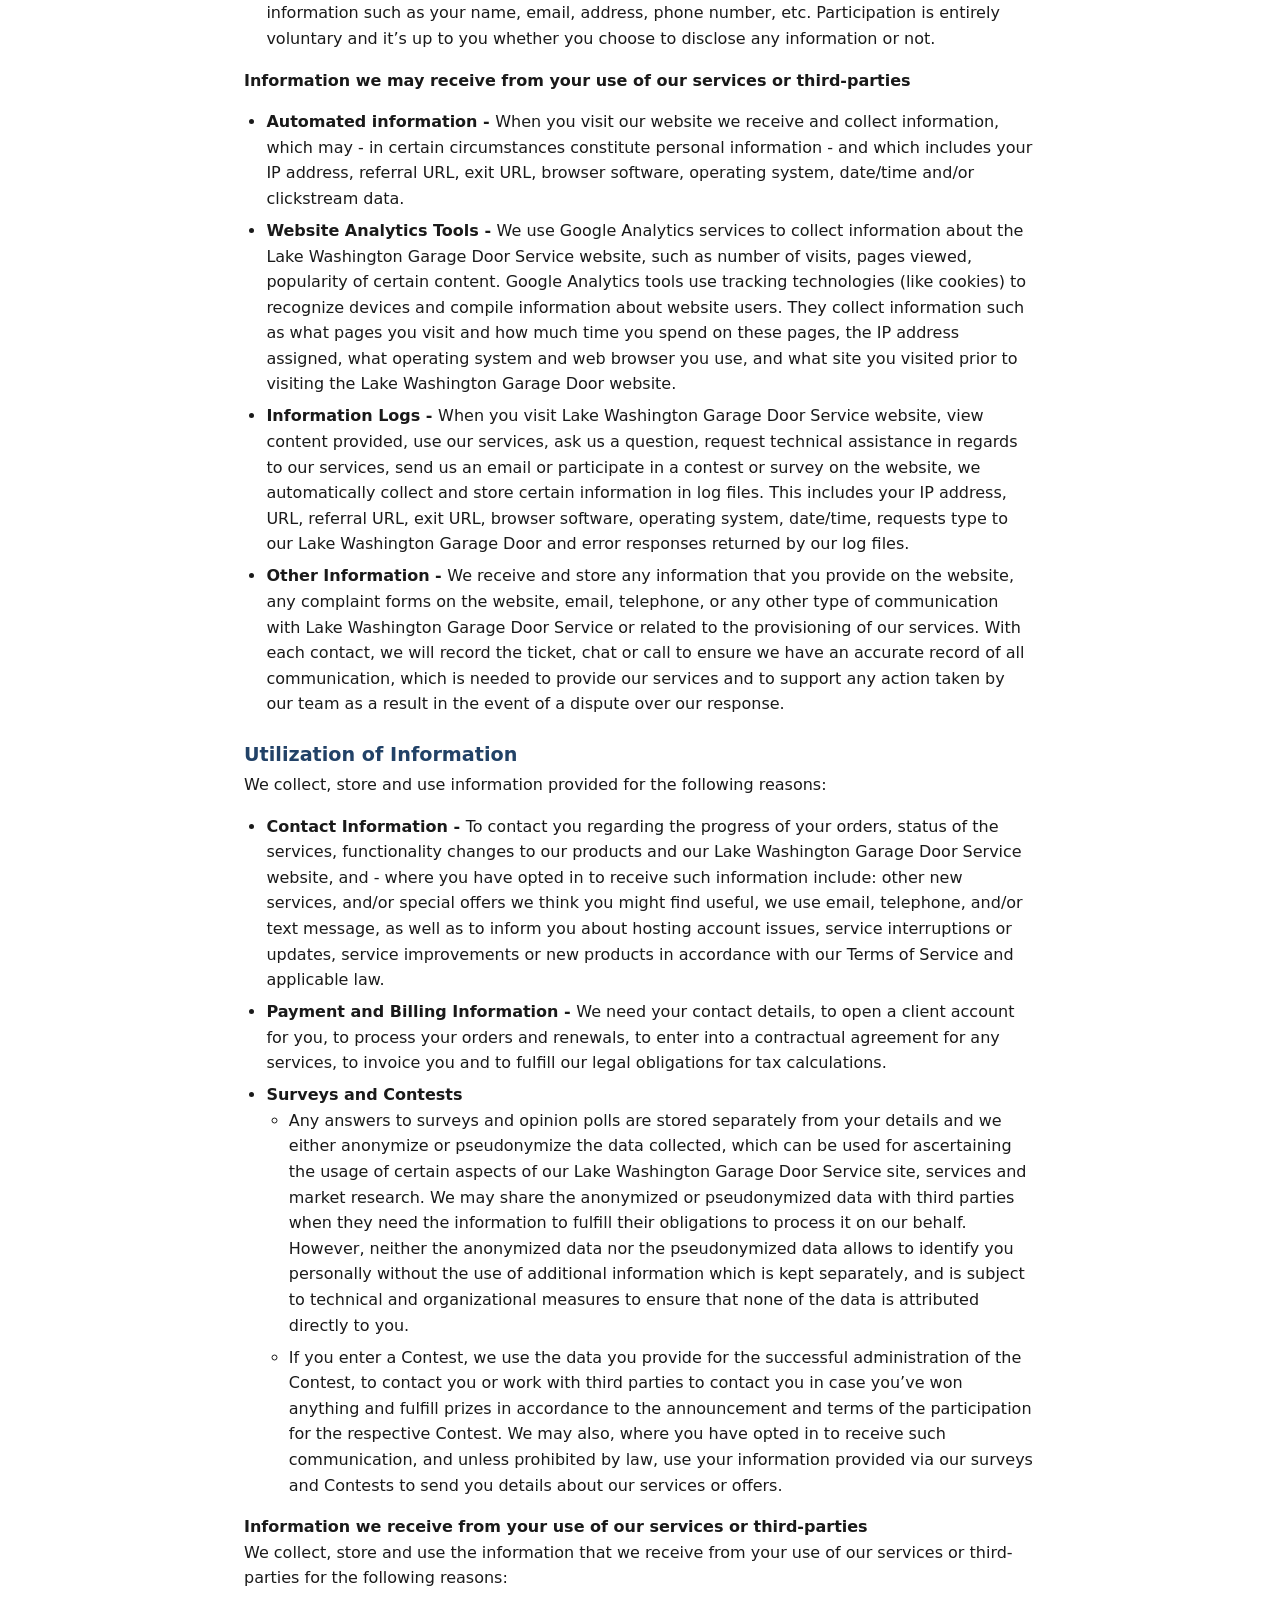
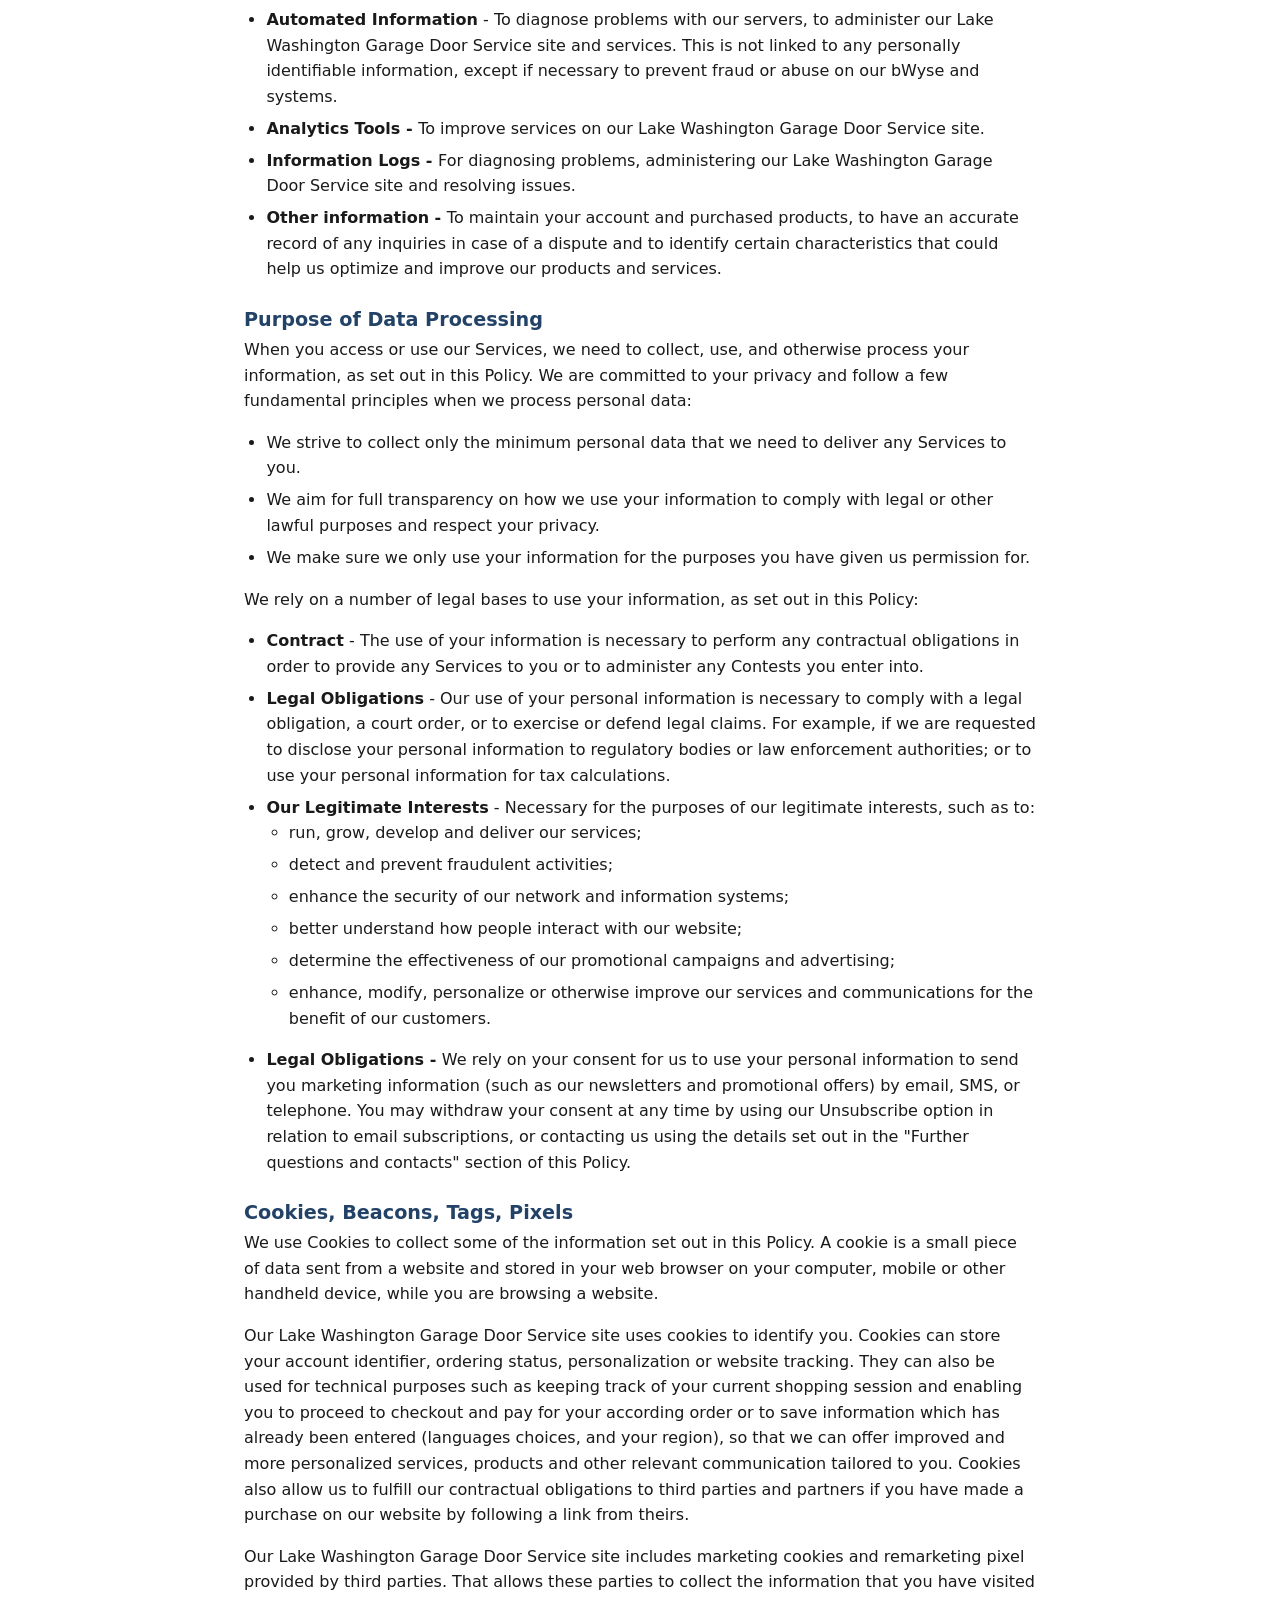
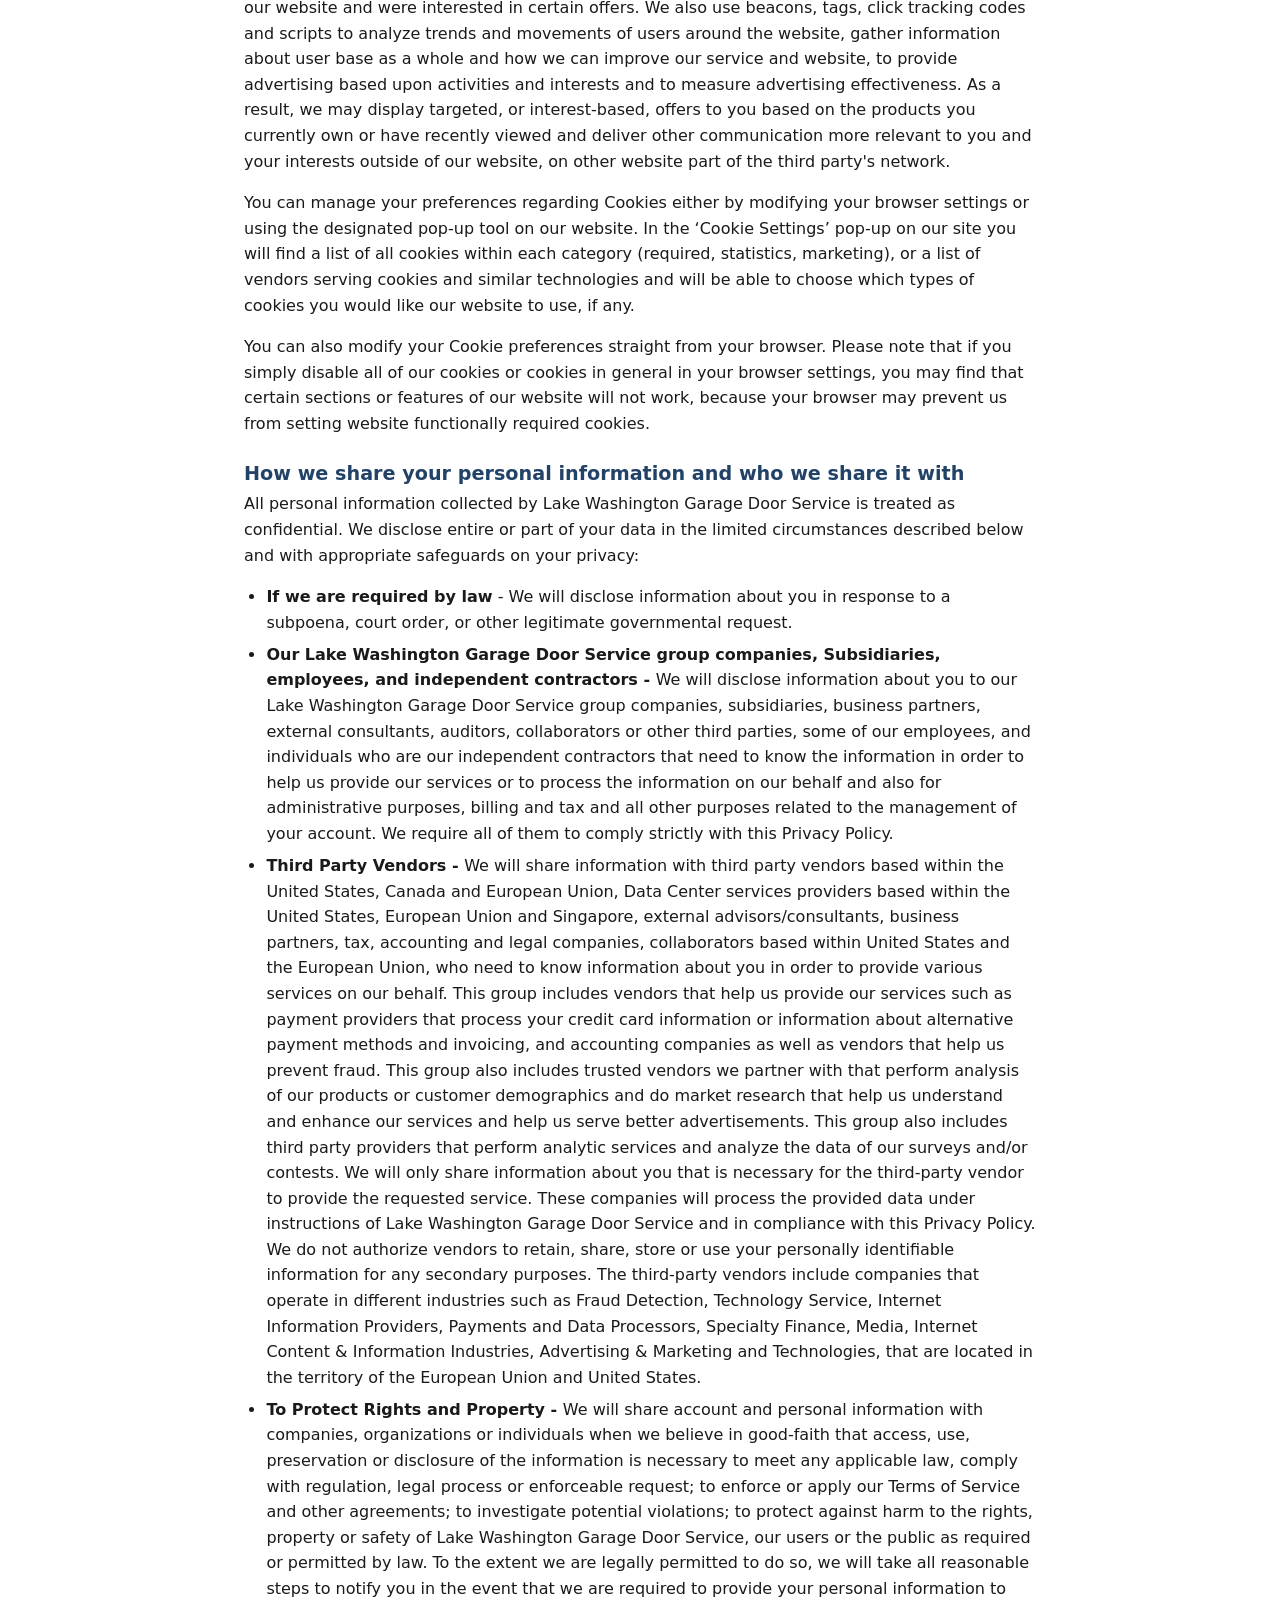
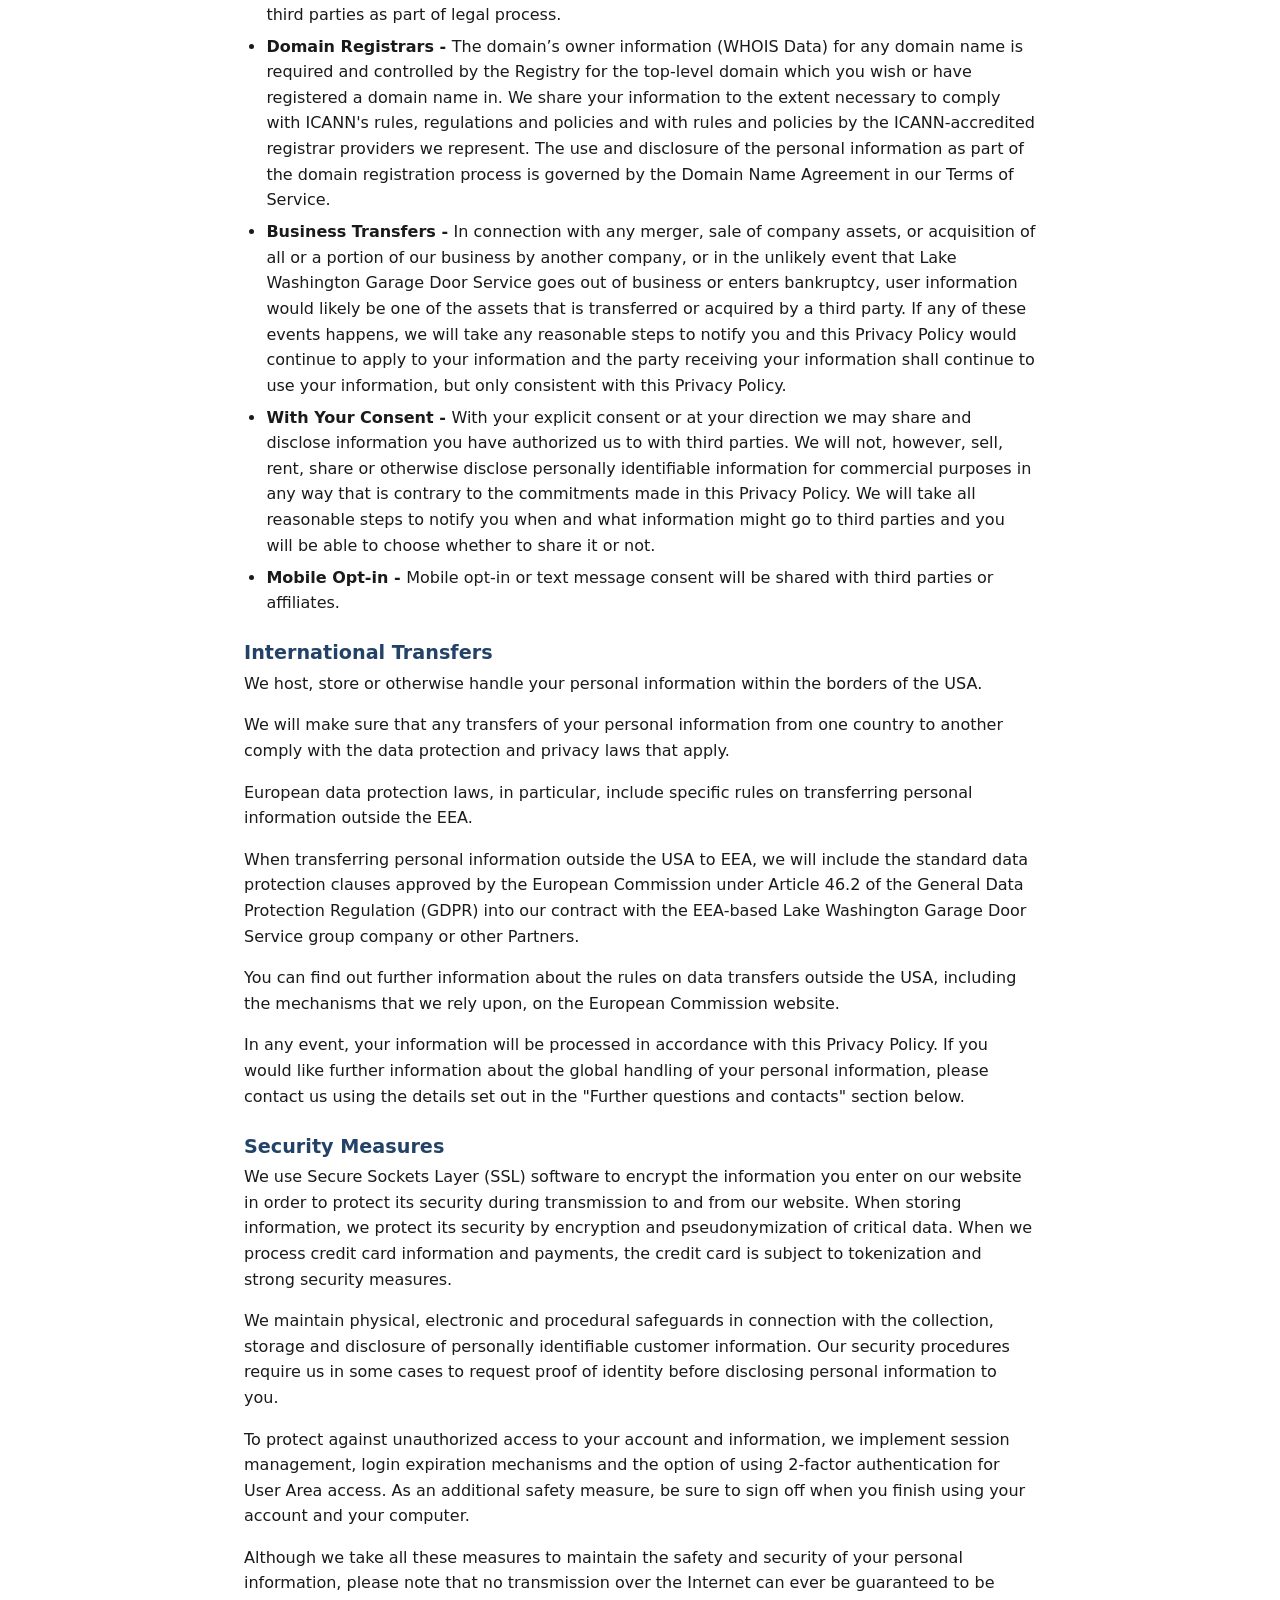
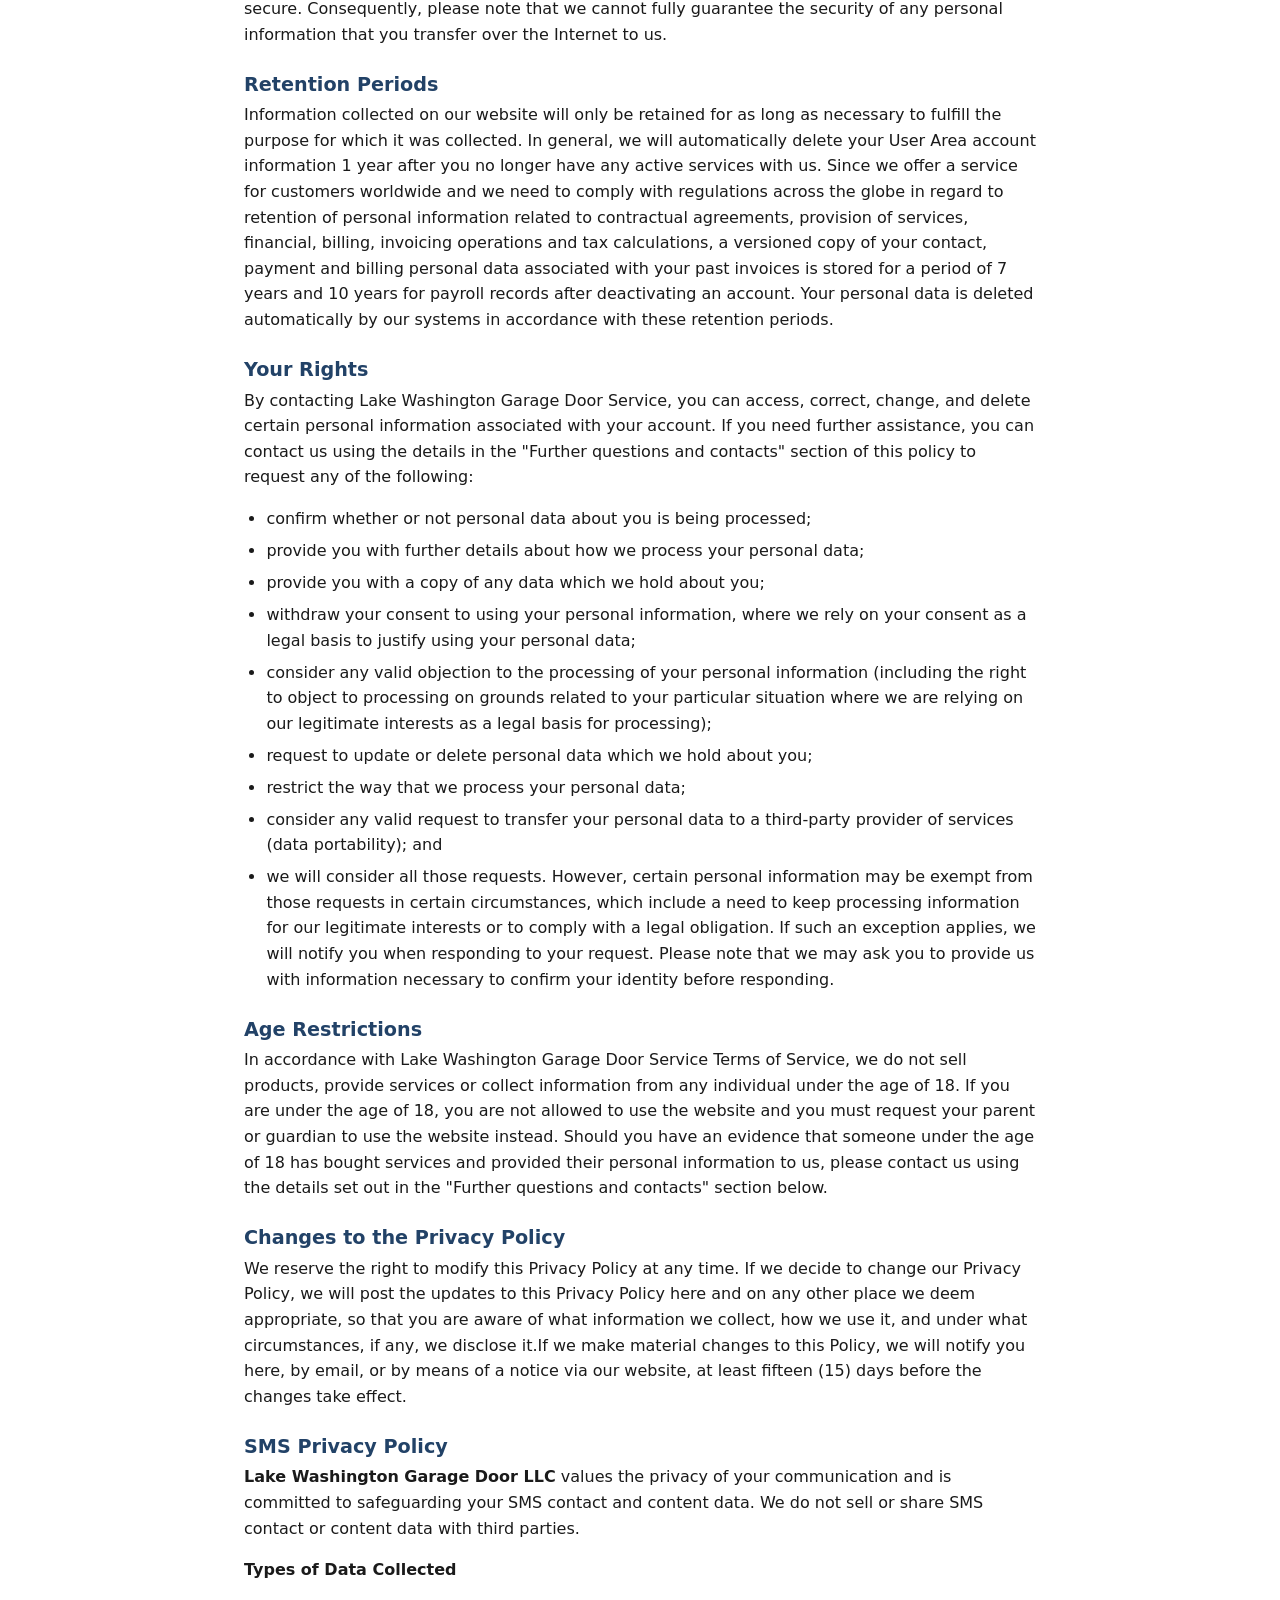
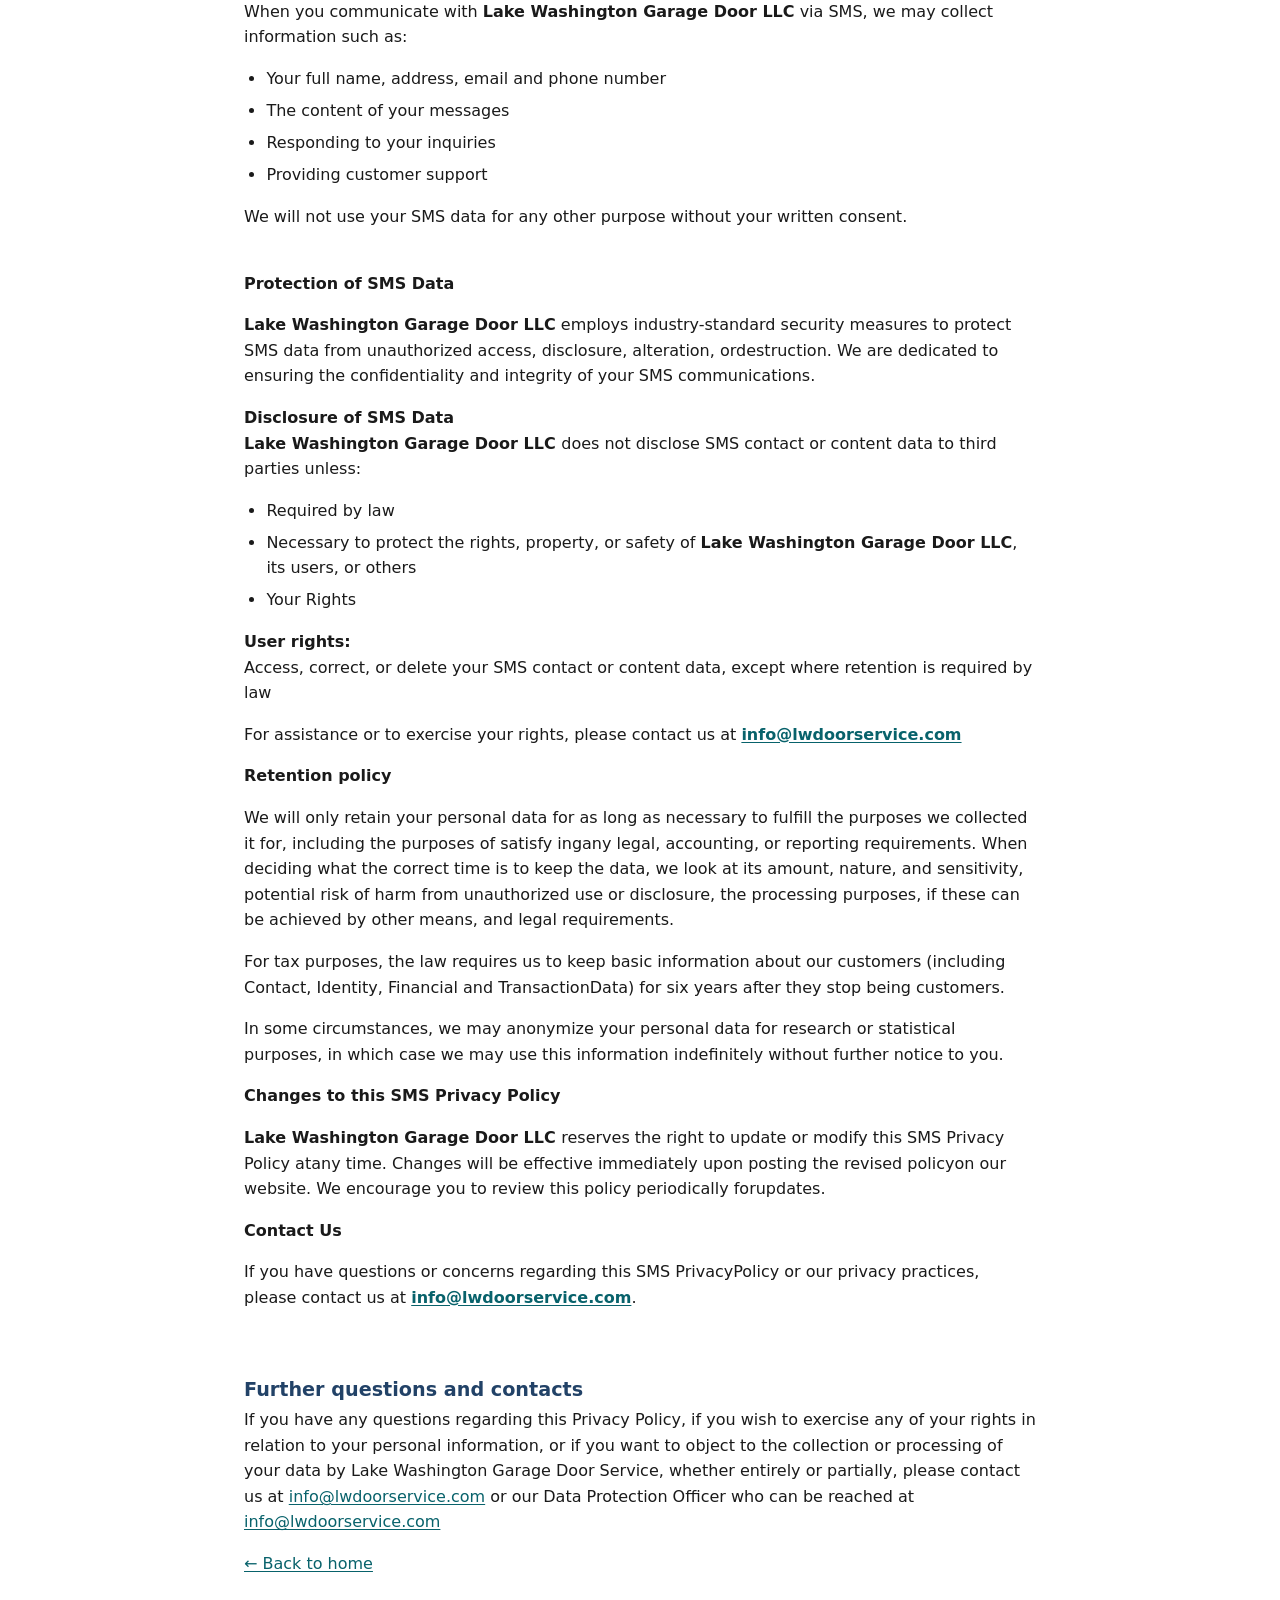
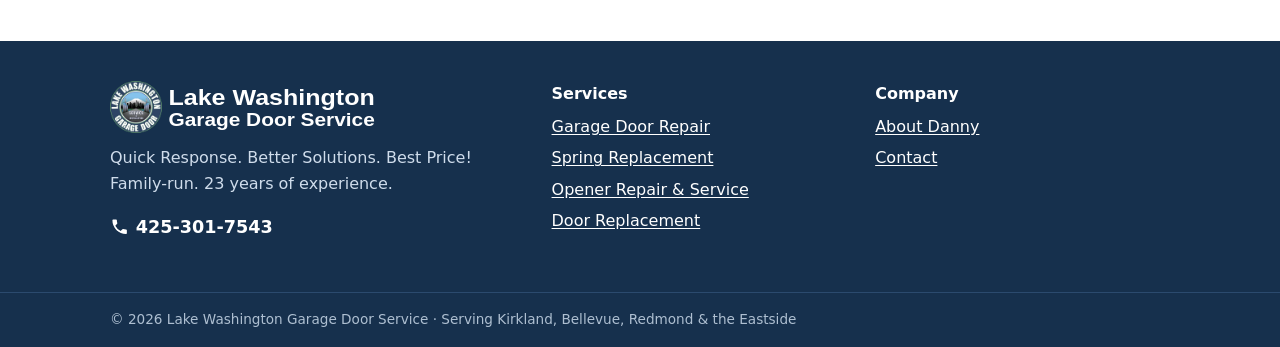
<file: privacy.html>
<!DOCTYPE html>
<html lang="en">
<head>
<meta charset="utf-8">
<meta name="viewport" content="width=device-width, initial-scale=1">
<title>Privacy Policy | Lake Washington Garage Door Service</title>
<link rel="canonical" href="https://www.lwdoorservice.com/privacy.html">
<meta name="description" content="Privacy Policy for Lake Washington Garage Door Service.">
<meta name="theme-color" content="#224267">
<link rel="icon" href="favicon.ico" sizes="any">
<link rel="icon" href="favicon.png" type="image/png" sizes="64x64">
<link rel="apple-touch-icon" href="apple-touch-icon.png">
<link rel="stylesheet" href="styles.css">
<link rel="stylesheet" href="print.css" media="print">
</head>
<body>
<a class="skip" href="#main">Skip to content</a>
<header class="site-header">
  <div class="header-inner">
    <a class="brand" href="index.html" aria-label="Lake Washington Garage Door Service — home"><img src="logos/logo.svg" alt="Lake Washington Garage Door Service" width="330" height="64"></a>
    <a class="btn btn-call header-call" href="tel:+14253017543" aria-label="Call 425-301-7543"><svg class="icon" aria-hidden="true" focusable="false"><use href="icons.svg#phone"/></svg><span class="call-word">Call</span> <span class="call-num">425-301-7543</span></a>
    <button class="nav-toggle" type="button" aria-expanded="false" aria-controls="nav"><span>Menu</span></button>
    <nav class="nav" id="nav" aria-label="Main">
      <ul>
        <li><a href="index.html">Home</a></li>
        <li><a href="index.html#services">Services</a></li>
        <li><a href="index.html#about">About</a></li>
        <li><a href="index.html#contact">Contact</a></li>
      </ul>
    </nav>
  </div>
  <div class="topstrip"><div class="strip-inner"><a class="strip-mail" href="mailto:dannygranfors@lwdoorservice.com"><svg class="icon" aria-hidden="true" focusable="false"><use href="icons.svg#mail"/></svg>dannygranfors@lwdoorservice.com</a><span class="strip-years">23 years of experience</span></div></div>
</header>
<main id="main">
<section class="legal">
  <div class="wrap">
    <p><a href="index.html">&larr; Back to home</a></p>
    <h1>Privacy Policy</h1>
    <div class="legal-body">
<p>Check back regularly to keep track of any Privacy Policy updates.</p><p>At Lake Washington Garage Door Service we care about your privacy and believe in transparency; we are committed to being upfront about our privacy practices. We only collect personal information necessary to deliver our services and we handle it carefully and sensibly.</p><p>This Policy explains the privacy practices for lwdoorservice.com (referred to as Lake Washington Garage Door Service). This Privacy Policy describes how and why Lake Washington Garage Door Service collects and uses the personal information of our customers and website visitors. It also describes options to choose how your personal data is used; as well as how to contact us with any concerns and requests. Lake Washington Garage Door Service is registered and exists under the laws of Washington State, USA. Our address is 6513 132nd Ave NE Ste 226. Kirkland, WA 98033-8628. Lake Washington Garage Door Service is the data controller of the personal data that is collected via our website.</p><p>If you have any questions, comments or concerns about any aspect of the Privacy Policy, please contact us using the details set out in the &quot;Further questions and contacts&quot; section at the end of this Privacy Policy.</p><p><strong>Below you will find information about the following:</strong><br></p><ol><li>Collection of Information</li><li>Utilization of Information</li><li>Purpose of Data Processing</li><li>Cookies, beacons, tags, pixels</li><li>Sharing of Information</li><li>International Transfers</li><li>Security Measures</li><li>Retention Periods</li><li>Your Rights</li><li>Age Restrictions</li><li>Changes to the Privacy Policy</li><li>SMS Privacy Policy</li><li>Further Questions and Contacts</li></ol><h3>Collection of Information</h3><p>When you browse the Lake Washington Garage Door Service website (including when you submit personal information to us through data entry fields on the Lake Washington Garage Door Service website) we will collect the following from you:</p><ul><li><strong>Contact information</strong> - We receive and store any information you enter on our Lake Washington Garage Door Service site. Lake Washington Garage Door Service uses forms to collect personal information which may include name, address, telephone number, email address so you can sign up for workshops, request information, get support and/or use services.</li><li><strong>Payments and billing information - </strong>When signing up for, or making a payment for services we may redirect you to a third-party processing site (i.e. QuickBooks Payments orZelle).</li><li><strong>Surveys and contests - </strong>We may, from time to time, offer surveys and opinion polls and ask you to provide information about your experience and feedback for our services. Occasionally we may refer you to contests, sweepstakes, competitions, prize draws, or other promotions on our Lake Washington Garage Door Service site or through our Social Media channels and may offer a prize as a sign of appreciation to the people who have participated, qualified and/or completed our Contest. Information requested for entry may include personal contact information such as your name, email, address, phone number, etc. Participation is entirely voluntary and it’s up to you whether you choose to disclose any information or not.</li></ul><p><strong>Information we may receive from your use of our services or third-parties</strong></p><ul><li><strong>Automated information - </strong>When you visit our website we receive and collect information, which may - in certain circumstances constitute personal information - and which includes your IP address, referral URL, exit URL, browser software, operating system, date/time and/or clickstream data.</li><li><strong>Website Analytics Tools - </strong>We use Google Analytics services to collect information about the Lake Washington Garage Door Service website, such as number of visits, pages viewed, popularity of certain content. Google Analytics tools use tracking technologies (like cookies) to recognize devices and compile information about website users. They collect information such as what pages you visit and how much time you spend on these pages, the IP address assigned, what operating system and web browser you use, and what site you visited prior to visiting the Lake Washington Garage Door website.</li><li><strong>Information Logs - </strong>When you visit Lake Washington Garage Door Service website, view content provided, use our services, ask us a question, request technical assistance in regards to our services, send us an email or participate in a contest or survey on the website, we automatically collect and store certain information in log files. This includes your IP address, URL, referral URL, exit URL, browser software, operating system, date/time, requests type to our Lake Washington Garage Door and error responses returned by our log files.</li><li><strong>Other Information - </strong>We receive and store any information that you provide on the website, any complaint forms on the website, email, telephone, or any other type of communication with Lake Washington Garage Door Service or related to the provisioning of our services. With each contact, we will record the ticket, chat or call to ensure we have an accurate record of all communication, which is needed to provide our services and to support any action taken by our team as a result in the event of a dispute over our response.</li></ul><h3>Utilization of Information</h3><p>We collect, store and use information provided for the following reasons:</p><ul><li><strong>Contact Information - </strong>To contact you regarding the progress of your orders, status of the services, functionality changes to our products and our Lake Washington Garage Door Service website, and - where you have opted in to receive such information include: other new services, and/or special offers we think you might find useful, we use email, telephone, and/or text message, as well as to inform you about hosting account issues, service interruptions or updates, service improvements or new products in accordance with our Terms of Service and applicable law.</li><li><strong>Payment and Billing Information - </strong>We need your contact details, to open a client account for you, to process your orders and renewals, to enter into a contractual agreement for any services, to invoice you and to fulfill our legal obligations for tax calculations.</li><li><strong>Surveys and Contests</strong><br><ul><li>Аny answers to surveys and opinion polls are stored separately from your details and we either anonymize or pseudonymize the data collected, which can be used for ascertaining the usage of certain aspects of our Lake Washington Garage Door Service site, services and market research. We may share the anonymized or pseudonymized data with third parties when they need the information to fulfill their obligations to process it on our behalf. However, neither the anonymized data nor the pseudonymized data allows to identify you personally without the use of additional information which is kept separately, and is subject to technical and organizational measures to ensure that none of the data is attributed directly to you.</li><li>If you enter a Contest, we use the data you provide for the successful administration of the Contest, to contact you or work with third parties to contact you in case you’ve won anything and fulfill prizes in accordance to the announcement and terms of the participation for the respective Contest. We may also, where you have opted in to receive such communication, and unless prohibited by law, use your information provided via our surveys and Contests to send you details about our services or offers.</li></ul></li></ul><p><strong>Information we receive from your use of our services or third-parties<br>‍</strong>We collect, store and use the information that we receive from your use of our services or third-parties for the following reasons:</p><ul><li><strong>Automated Information</strong> - To diagnose problems with our servers, to administer our Lake Washington Garage Door Service site and services. This is not linked to any personally identifiable information, except if necessary to prevent fraud or abuse on our bWyse and systems.</li><li><strong>Analytics Tools - </strong>To improve services on our Lake Washington Garage Door Service site.</li><li><strong>Information Logs - </strong>For diagnosing problems, administering our Lake Washington Garage Door Service site and resolving issues.</li><li><strong>Other information - </strong>To maintain your account and purchased products, to have an accurate record of any inquiries in case of a dispute and to identify certain characteristics that could help us optimize and improve our products and services.</li></ul><h3>Purpose of Data Processing</h3><p>When you access or use our Services, we need to collect, use, and otherwise process your information, as set out in this Policy. We are committed to your privacy and follow a few fundamental principles when we process personal data:</p><ul><li>We strive to collect only the minimum personal data that we need to deliver any Services to you.</li><li>We aim for full transparency on how we use your information to comply with legal or other lawful purposes and respect your privacy.</li><li>We make sure we only use your information for the purposes you have given us permission for.</li></ul><p>We rely on a number of legal bases to use your information, as set out in this Policy:</p><ul><li><strong>Contract</strong> - The use of your information is necessary to perform any contractual obligations in order to provide any Services to you or to administer any Contests you enter into.</li><li><strong>Legal Obligations</strong> - Our use of your personal information is necessary to comply with a legal obligation, a court order, or to exercise or defend legal claims. For example, if we are requested to disclose your personal information to regulatory bodies or law enforcement authorities; or to use your personal information for tax calculations.</li><li><strong>Our Legitimate Interests</strong> - Necessary for the purposes of our legitimate interests, such as to:<br><ul><li>run, grow, develop and deliver our services;</li><li>detect and prevent fraudulent activities;</li><li>enhance the security of our network and information systems;</li><li>better understand how people interact with our website;</li><li>determine the effectiveness of our promotional campaigns and advertising;</li><li>enhance, modify, personalize or otherwise improve our services and communications for the benefit of our customers.</li></ul></li><li><strong>Legal Obligations - </strong>We rely on your consent for us to use your personal information to send you marketing information (such as our newsletters and promotional offers) by email, SMS, or telephone. You may withdraw your consent at any time by using our Unsubscribe option in relation to email subscriptions, or contacting us using the details set out in the &quot;Further questions and contacts&quot; section of this Policy.</li></ul><h3>Cookies, Beacons, Tags, Pixels</h3><p>We use Cookies to collect some of the information set out in this Policy. A cookie is a small piece of data sent from a website and stored in your web browser on your computer, mobile or other handheld device, while you are browsing a website.</p><p>Our Lake Washington Garage Door Service site uses cookies to identify you. Cookies can store your account identifier, ordering status, personalization or website tracking. They can also be used for technical purposes such as keeping track of your current shopping session and enabling you to proceed to checkout and pay for your according order or to save information which has already been entered (languages choices, and your region), so that we can offer improved and more personalized services, products and other relevant communication tailored to you. Cookies also allow us to fulfill our contractual obligations to third parties and partners if you have made a purchase on our website by following a link from theirs.</p><p>Our Lake Washington Garage Door Service site includes marketing cookies and remarketing pixel provided by third parties. That allows these parties to collect the information that you have visited our website and were interested in certain offers. We also use beacons, tags, click tracking codes and scripts to analyze trends and movements of users around the website, gather information about user base as a whole and how we can improve our service and website, to provide advertising based upon activities and interests and to measure advertising effectiveness. As a result, we may display targeted, or interest-based, offers to you based on the products you currently own or have recently viewed and deliver other communication more relevant to you and your interests outside of our website, on other website part of the third party&#x27;s network.</p><p>You can manage your preferences regarding Cookies either by modifying your browser settings or using the designated pop-up tool on our website. In the ‘Cookie Settings’ pop-up on our site you will find a list of all cookies within each category (required, statistics, marketing), or a list of vendors serving cookies and similar technologies and will be able to choose which types of cookies you would like our website to use, if any.</p><p>You can also modify your Cookie preferences straight from your browser. Please note that if you simply disable all of our cookies or cookies in general in your browser settings, you may find that certain sections or features of our website will not work, because your browser may prevent us from setting website functionally required cookies.</p><h3>How we share your personal information and who we share it with</h3><p>All personal information collected by Lake Washington Garage Door Service is treated as confidential. We disclose entire or part of your data in the limited circumstances described below and with appropriate safeguards on your privacy:</p><ul><li><strong>If we are required by law</strong> - We will disclose information about you in response to a subpoena, court order, or other legitimate governmental request.</li><li><strong>Our Lake Washington Garage Door Service group companies, Subsidiaries, employees, and independent contractors - </strong>We will disclose information about you to our Lake Washington Garage Door Service group companies, subsidiaries, business partners, external consultants, auditors, collaborators or other third parties, some of our employees, and individuals who are our independent contractors that need to know the information in order to help us provide our services or to process the information on our behalf and also for administrative purposes, billing and tax and all other purposes related to the management of your account. We require all of them to comply strictly with this Privacy Policy.</li><li><strong>Third Party Vendors - </strong>We will share information with third party vendors based within the United States, Canada and European Union, Data Center services providers based within the United States, European Union and Singapore, external advisors/consultants, business partners, tax, accounting and legal companies, collaborators based within United States and the European Union, who need to know information about you in order to provide various services on our behalf. This group includes vendors that help us provide our services such as payment providers that process your credit card information or information about alternative payment methods and invoicing, and accounting companies as well as vendors that help us prevent fraud. This group also includes trusted vendors we partner with that perform analysis of our products or customer demographics and do market research that help us understand and enhance our services and help us serve better advertisements. This group also includes third party providers that perform analytic services and analyze the data of our surveys and/or contests. We will only share information about you that is necessary for the third-party vendor to provide the requested service. These companies will process the provided data under instructions of Lake Washington Garage Door Service and in compliance with this Privacy Policy. We do not authorize vendors to retain, share, store or use your personally identifiable information for any secondary purposes. The third-party vendors include companies that operate in different industries such as Fraud Detection, Technology Service, Internet Information Providers, Payments and Data Processors, Specialty Finance, Media, Internet Content &amp; Information Industries, Advertising &amp; Marketing and Technologies, that are located in the territory of the European Union and United States.</li><li><strong>To Protect Rights and Property - </strong>We will share account and personal information with companies, organizations or individuals when we believe in good-faith that access, use, preservation or disclosure of the information is necessary to meet any applicable law, comply with regulation, legal process or enforceable request; to enforce or apply our Terms of Service and other agreements; to investigate potential violations; to protect against harm to the rights, property or safety of Lake Washington Garage Door Service, our users or the public as required or permitted by law. To the extent we are legally permitted to do so, we will take all reasonable steps to notify you in the event that we are required to provide your personal information to third parties as part of legal process.</li><li><strong>Domain Registrars - </strong>The domain’s owner information (WHOIS Data) for any domain name is required and controlled by the Registry for the top-level domain which you wish or have registered a domain name in. We share your information to the extent necessary to comply with ICANN&#x27;s rules, regulations and policies and with rules and policies by the ICANN-accredited registrar providers we represent. The use and disclosure of the personal information as part of the domain registration process is governed by the Domain Name Agreement in our Terms of Service.</li><li><strong>Business Transfers - </strong>In connection with any merger, sale of company assets, or acquisition of all or a portion of our business by another company, or in the unlikely event that Lake Washington Garage Door Service goes out of business or enters bankruptcy, user information would likely be one of the assets that is transferred or acquired by a third party. If any of these events happens, we will take any reasonable steps to notify you and this Privacy Policy would continue to apply to your information and the party receiving your information shall continue to use your information, but only consistent with this Privacy Policy.</li><li><strong>With Your Consent - </strong>With your explicit consent or at your direction we may share and disclose information you have authorized us to with third parties. We will not, however, sell, rent, share or otherwise disclose personally identifiable information for commercial purposes in any way that is contrary to the commitments made in this Privacy Policy. We will take all reasonable steps to notify you when and what information might go to third parties and you will be able to choose whether to share it or not.</li><li>‍<strong>Mobile Opt-in - </strong>Mobile opt-in or text message consent will be shared with third parties or affiliates.</li></ul><h3>International Transfers</h3><p>We host, store or otherwise handle your personal information within the borders of the USA.</p><p>We will make sure that any transfers of your personal information from one country to another comply with thе data protection and privacy laws that apply.</p><p>European data protection laws, in particular, include specific rules on transferring personal information outside the EEA.</p><p>When transferring personal information outside the USA to EEA, we will include the standard data protection clauses approved by the European Commission under Article 46.2 of the General Data Protection Regulation (GDPR) into our contract with the EEA-based Lake Washington Garage Door Service group company or other Partners.</p><p>You can find out further information about the rules on data transfers outside the USA, including the mechanisms that we rely upon, on the European Commission website.</p><p>In any event, your information will be processed in accordance with this Privacy Policy. If you would like further information about the global handling of your personal information, please contact us using the details set out in the &quot;Further questions and contacts&quot; section below.</p><h3>Security Measures</h3><p>We use Secure Sockets Layer (SSL) software to encrypt the information you enter on our website in order to protect its security during transmission to and from our website. When storing information, we protect its security by encryption and pseudonymization of critical data. When we process credit card information and payments, the credit card is subject to tokenization and strong security measures.</p><p>We maintain physical, electronic and procedural safeguards in connection with the collection, storage and disclosure of personally identifiable customer information. Our security procedures require us in some cases to request proof of identity before disclosing personal information to you.</p><p>To protect against unauthorized access to your account and information, we implement session management, login expiration mechanisms and the option of using 2-factor authentication for User Area access. As an additional safety measure, be sure to sign off when you finish using your account and your computer.</p><p>Although we take all these measures to maintain the safety and security of your personal information, please note that no transmission over the Internet can ever be guaranteed to be secure. Consequently, please note that we cannot fully guarantee the security of any personal information that you transfer over the Internet to us.</p><h3>Retention Periods</h3><p>Information collected on our website will only be retained for as long as necessary to fulfill the purpose for which it was collected. In general, we will automatically delete your User Area account information 1 year after you no longer have any active services with us. Since we offer a service for customers worldwide and we need to comply with regulations across the globe in regard to retention of personal information related to contractual agreements, provision of services, financial, billing, invoicing operations and tax calculations, a versioned copy of your contact, payment and billing personal data associated with your past invoices is stored for a period of 7 years and 10 years for payroll records after deactivating an account. Your personal data is deleted automatically by our systems in accordance with these retention periods.</p><h3>Your Rights</h3><p>By contacting Lake Washington Garage Door Service, you can access, correct, change, and delete certain personal information associated with your account. If you need further assistance, you can contact us using the details in the &quot;Further questions and contacts&quot; section of this policy to request any of the following:</p><ul><li>confirm whether or not personal data about you is being processed;</li><li>provide you with further details about how we process your personal data;</li><li>provide you with a copy of any data which we hold about you;</li><li>withdraw your consent to using your personal information, where we rely on your consent as a legal basis to justify using your personal data;</li><li>consider any valid objection to the processing of your personal information (including the right to object to processing on grounds related to your particular situation where we are relying on our legitimate interests as a legal basis for processing);</li><li>request to update or delete personal data which we hold about you;</li><li>restrict the way that we process your personal data;</li><li>consider any valid request to transfer your personal data to a third-party provider of services (data portability); and</li><li>we will consider all those requests. However, certain personal information may be exempt from those requests in certain circumstances, which include a need to keep processing information for our legitimate interests or to comply with a legal obligation. If such an exception applies, we will notify you when responding to your request. Please note that we may ask you to provide us with information necessary to confirm your identity before responding.</li></ul><h3>Age Restrictions</h3><p>In accordance with Lake Washington Garage Door Service Terms of Service, we do not sell products, provide services or collect information from any individual under the age of 18. If you are under the age of 18, you are not allowed to use the website and you must request your parent or guardian to use the website instead. Should you have an evidence that someone under the age of 18 has bought services and provided their personal information to us, please contact us using the details set out in the &quot;Further questions and contacts&quot; section below.</p><h3>Changes to the Privacy Policy</h3><p>We reserve the right to modify this Privacy Policy at any time. If we decide to change our Privacy Policy, we will post the updates to this Privacy Policy here and on any other place we deem appropriate, so that you are aware of what information we collect, how we use it, and under what circumstances, if any, we disclose it.If we make material changes to this Policy, we will notify you here, by email, or by means of a notice via our website, at least fifteen (15) days before the changes take effect.</p><h3>SMS Privacy Policy</h3><p><strong>Lake Washington Garage Door LLC</strong> values the privacy of your communication and is committed to safeguarding your SMS contact and content data. We do not sell or share SMS contact or content data with third parties.</p><p><strong>Types of Data Collected</strong></p><p>When you communicate with <strong>Lake Washington Garage Door LLC</strong> via SMS, we may collect information such as:</p><ul> <li>Your full name, address, email and phone number</li> <li>The content of your messages</li> <li>Responding to your inquiries</li> <li>Providing customer support</li></ul><p>We will not use your SMS data for any other purpose without your written consent.<br> </p><p><strong>Protection of SMS Data</strong></p><p><strong>Lake Washington Garage Door LLC</strong> employs industry-standard security measures to protect SMS data from unauthorized access, disclosure, alteration, ordestruction. We are dedicated to ensuring the confidentiality and integrity of your SMS communications.</p><p><strong>Disclosure of SMS Data</strong><br><strong>Lake Washington Garage Door LLC </strong>does not disclose SMS contact or content data to third parties unless:</p><ul> <li>Required by law</li> <li>Necessary to protect the rights, property, or safety of <strong>Lake Washington Garage Door LLC</strong>, its users, or others</li> <li>Your Rights</li></ul><p><strong>User rights:</strong><br>Access, correct, or delete your SMS contact or content data, except where retention is required by law</p><p>For assistance or to exercise your rights, please contact us at <a href="mailto:info@lwdoorservice.com" rel="noopener"><strong>info@lwdoorservice.com</strong></a></p><p><strong>Retention policy </strong></p><p>We will only retain your personal data for as long as necessary to fulfill the purposes we collected it for, including the purposes of satisfy ingany legal, accounting, or reporting requirements. When deciding what the correct time is to keep the data, we look at its amount, nature, and sensitivity, potential risk of harm from unauthorized use or disclosure, the processing purposes, if these can be achieved by other means, and legal requirements.</p><p>For tax purposes, the law requires us to keep basic information about our customers (including Contact, Identity, Financial and TransactionData) for six years after they stop being customers.</p><p>In some circumstances, we may anonymize your personal data for research or statistical purposes, in which case we may use this information indefinitely without further notice to you. </p><p><strong>Changes to this SMS Privacy Policy</strong></p><p><strong>Lake Washington Garage Door LLC </strong>reserves the right to update or modify this SMS Privacy Policy atany time. Changes will be effective immediately upon posting the revised policyon our website. We encourage you to review this policy periodically forupdates.</p><p><strong>Contact Us</strong></p><p>If you have questions or concerns regarding this SMS PrivacyPolicy or our privacy practices, please contact us at <a href="mailto:info@lwdoorservice.com" rel="noopener"><strong>info@lwdoorservice.com</strong></a>.</p><p>‍</p><h3>Further questions and contacts</h3><p>If you have any questions regarding this Privacy Policy, if you wish to exercise any of your rights in relation to your personal information, or if you want to object to the collection or processing of your data by Lake Washington Garage Door Service, whether entirely or partially, please contact us at <a href="mailto:info@lwdoorservice.com" rel="noopener">info@lwdoorservice.com</a> or our Data Protection Officer who can be reached at <a href="mailto:info@lwdoorservice.com" rel="noopener">info@lwdoorservice.com</a></p>
    </div>
    <p><a href="index.html">&larr; Back to home</a></p>
  </div>
</section>
</main>
<footer class="site-footer">
  <div class="wrap footer-grid">
    <div>
      <img class="footer-logo" src="logos/logo-light.svg" alt="Lake Washington Garage Door Service" width="330" height="64">
      <p>Quick Response. Better Solutions. Best Price!<br>Family-run. 23 years of experience.</p>
      <p><a class="footer-phone" href="tel:+14253017543"><svg class="icon" aria-hidden="true" focusable="false"><use href="icons.svg#phone"/></svg> 425-301-7543</a></p>
    </div>
    <nav aria-label="Services">
      <p class="footer-title">Services</p>
      <ul>
        <li><a href="index.html#svc-repair">Garage Door Repair</a></li>
        <li><a href="index.html#svc-spring">Spring Replacement</a></li>
        <li><a href="index.html#svc-opener">Opener Repair &amp; Service</a></li>
        <li><a href="index.html#svc-install">Door Replacement</a></li>
      </ul>
    </nav>
    <nav aria-label="Company">
      <p class="footer-title">Company</p>
      <ul>
        <li><a href="index.html#about">About Danny</a></li>
        <li><a href="index.html#contact">Contact</a></li>
      </ul>
      
    </nav>
  </div>
  <div class="footer-bottom">
    <div class="wrap">© 2026 Lake Washington Garage Door Service · Serving Kirkland, Bellevue, Redmond &amp; the Eastside</div>
  </div>
</footer>
<script src="nav.js" defer></script>
</body>
</html>
</file>
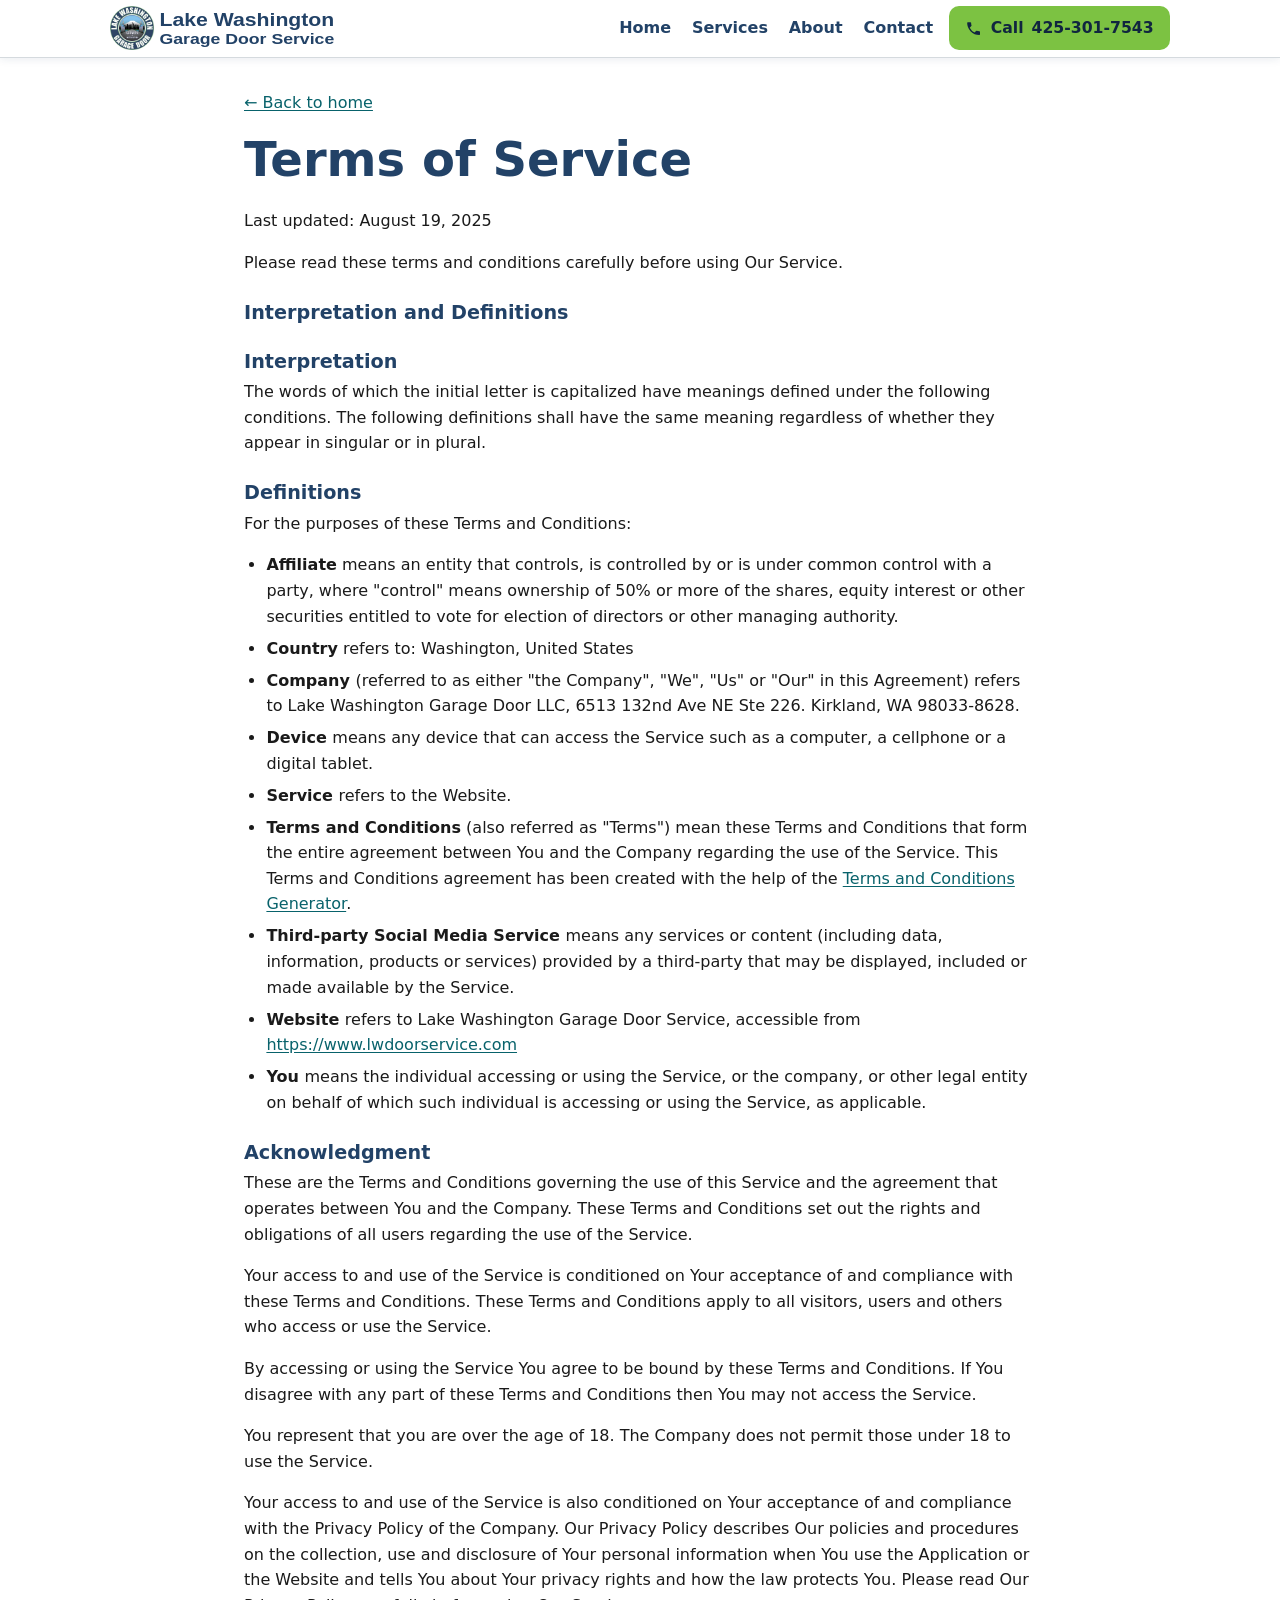
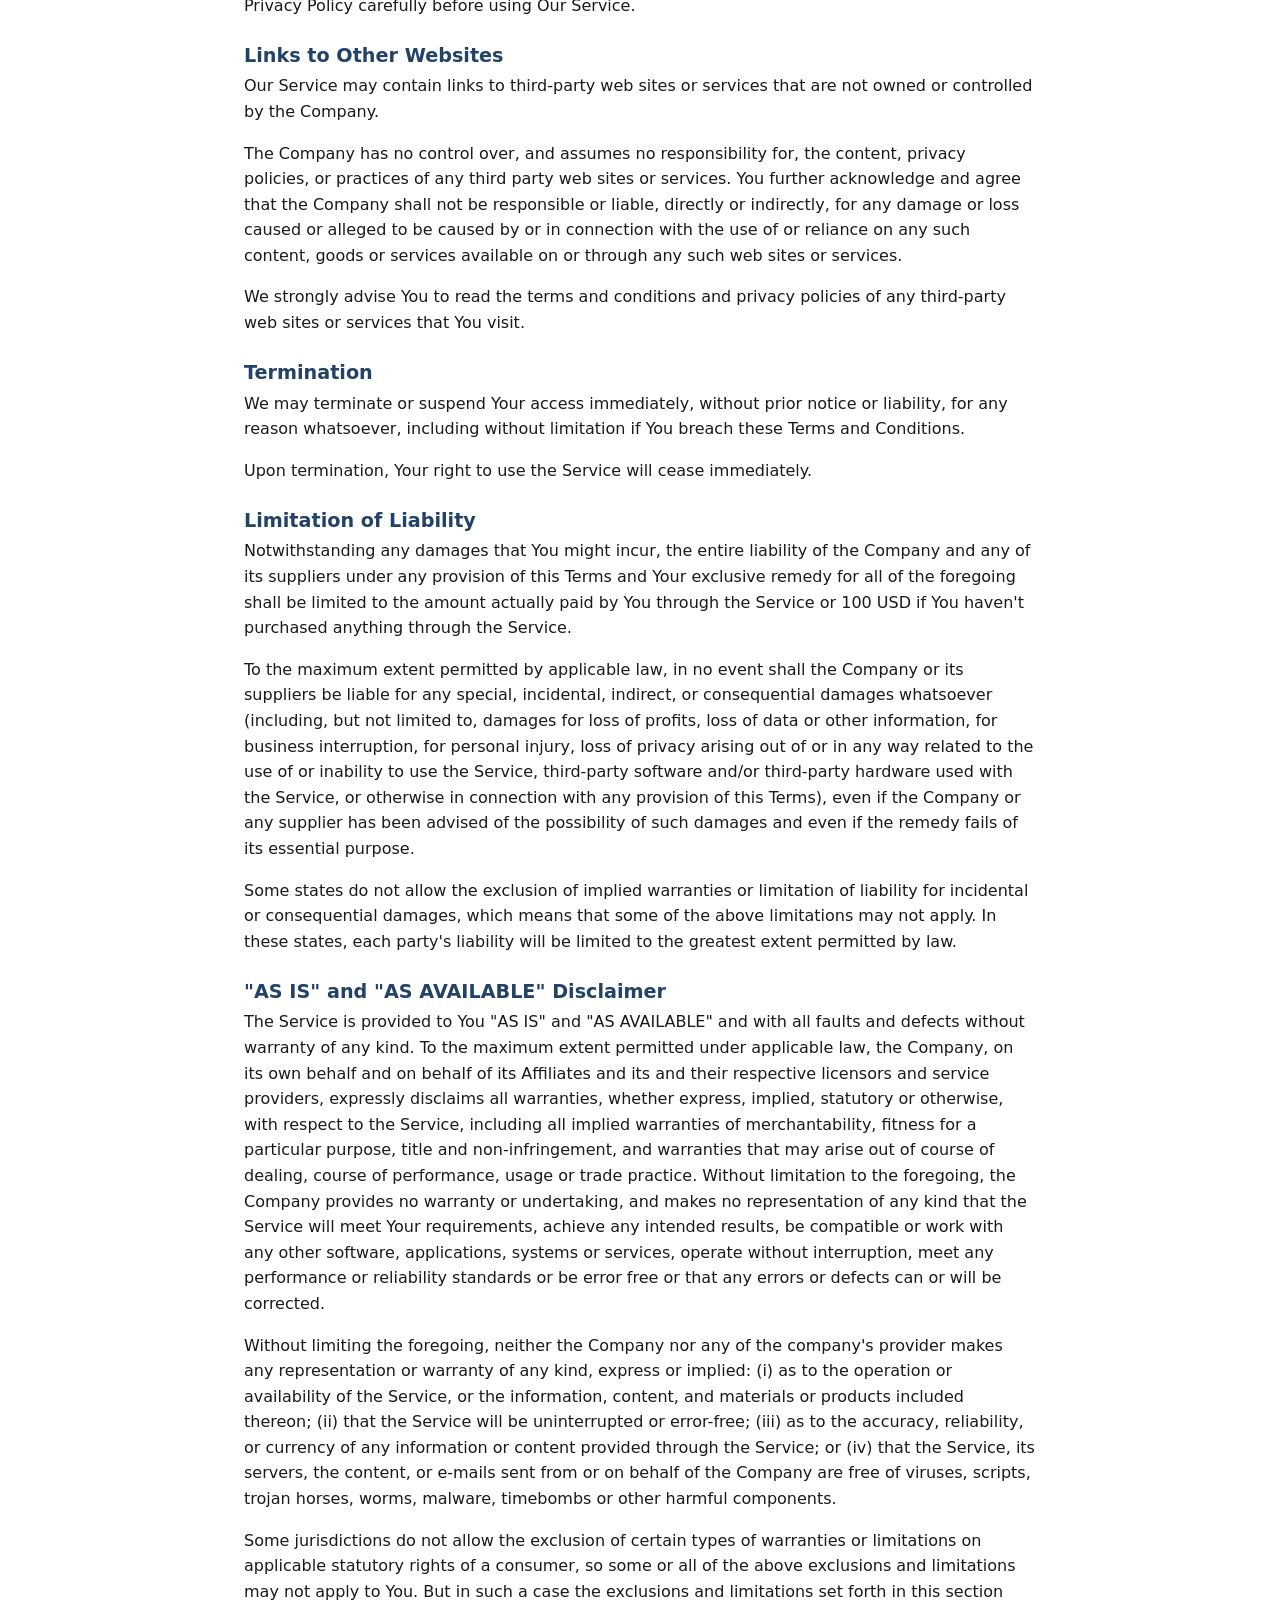
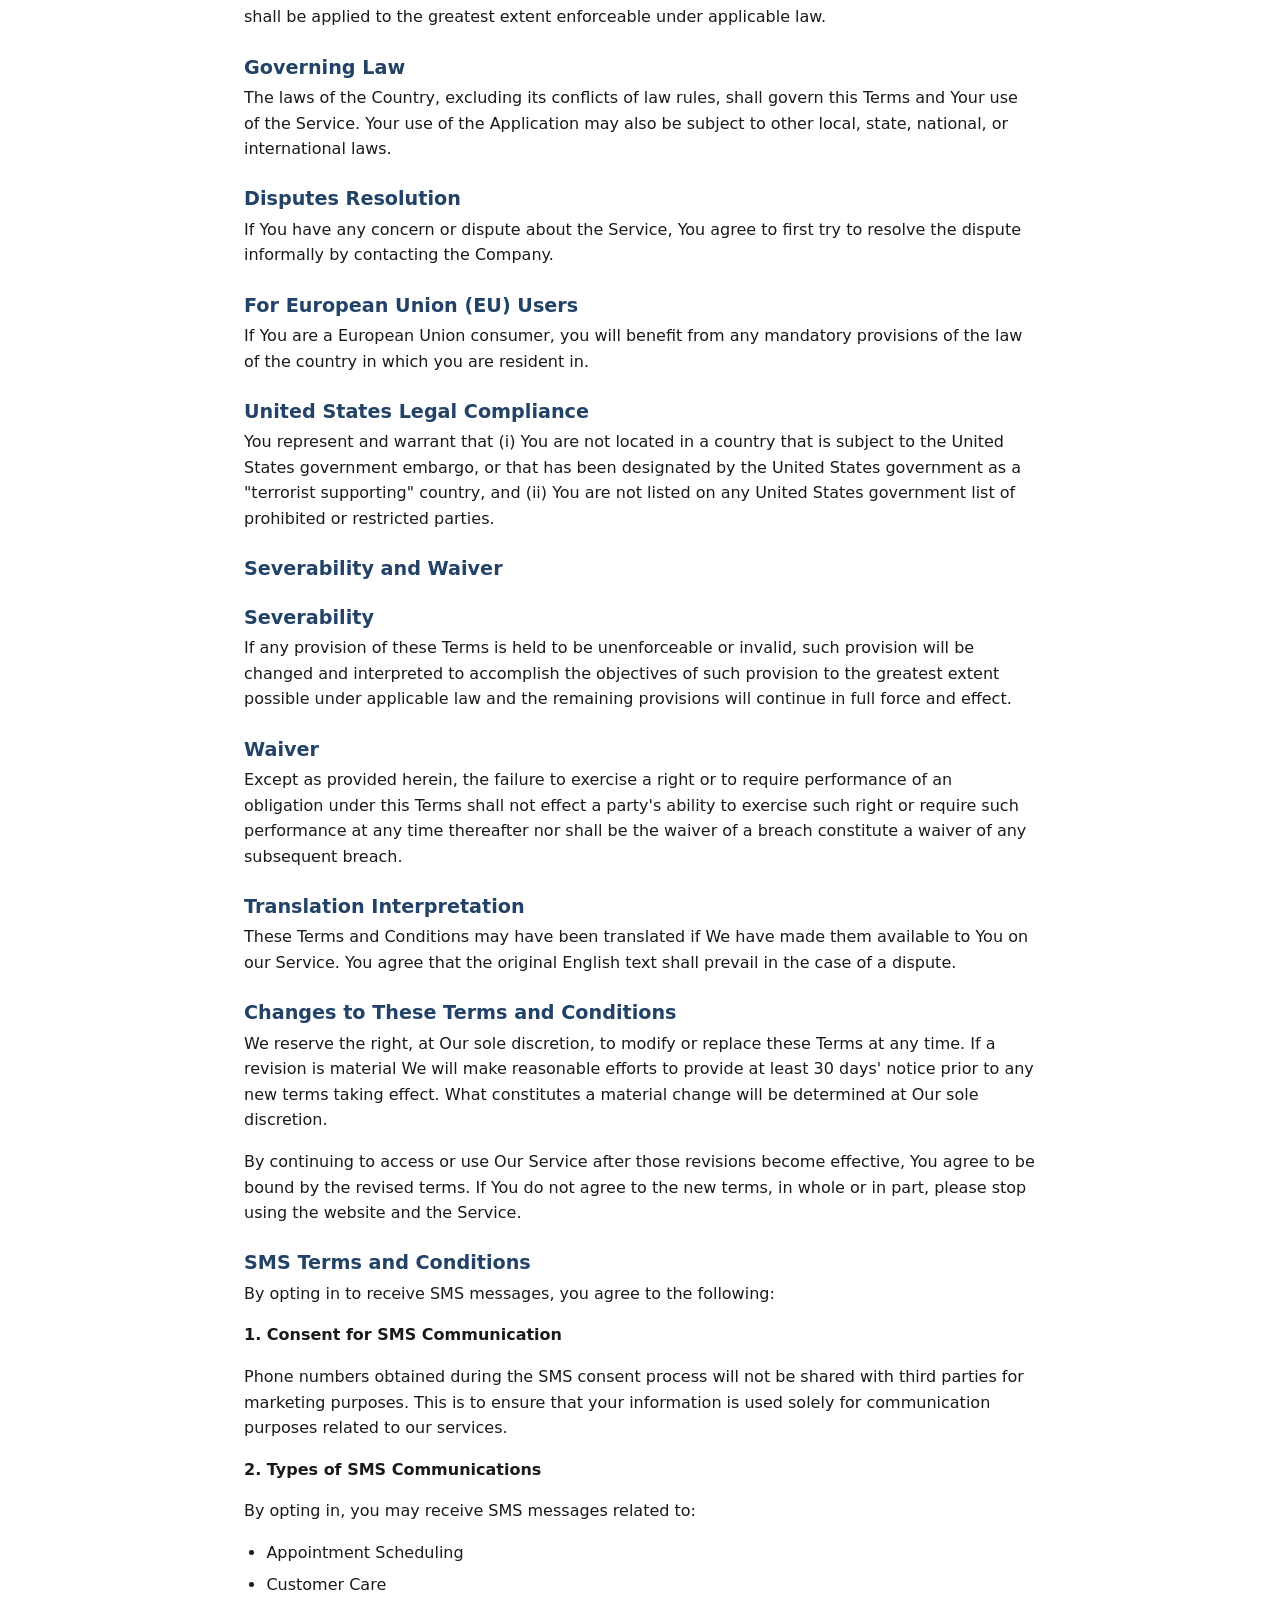
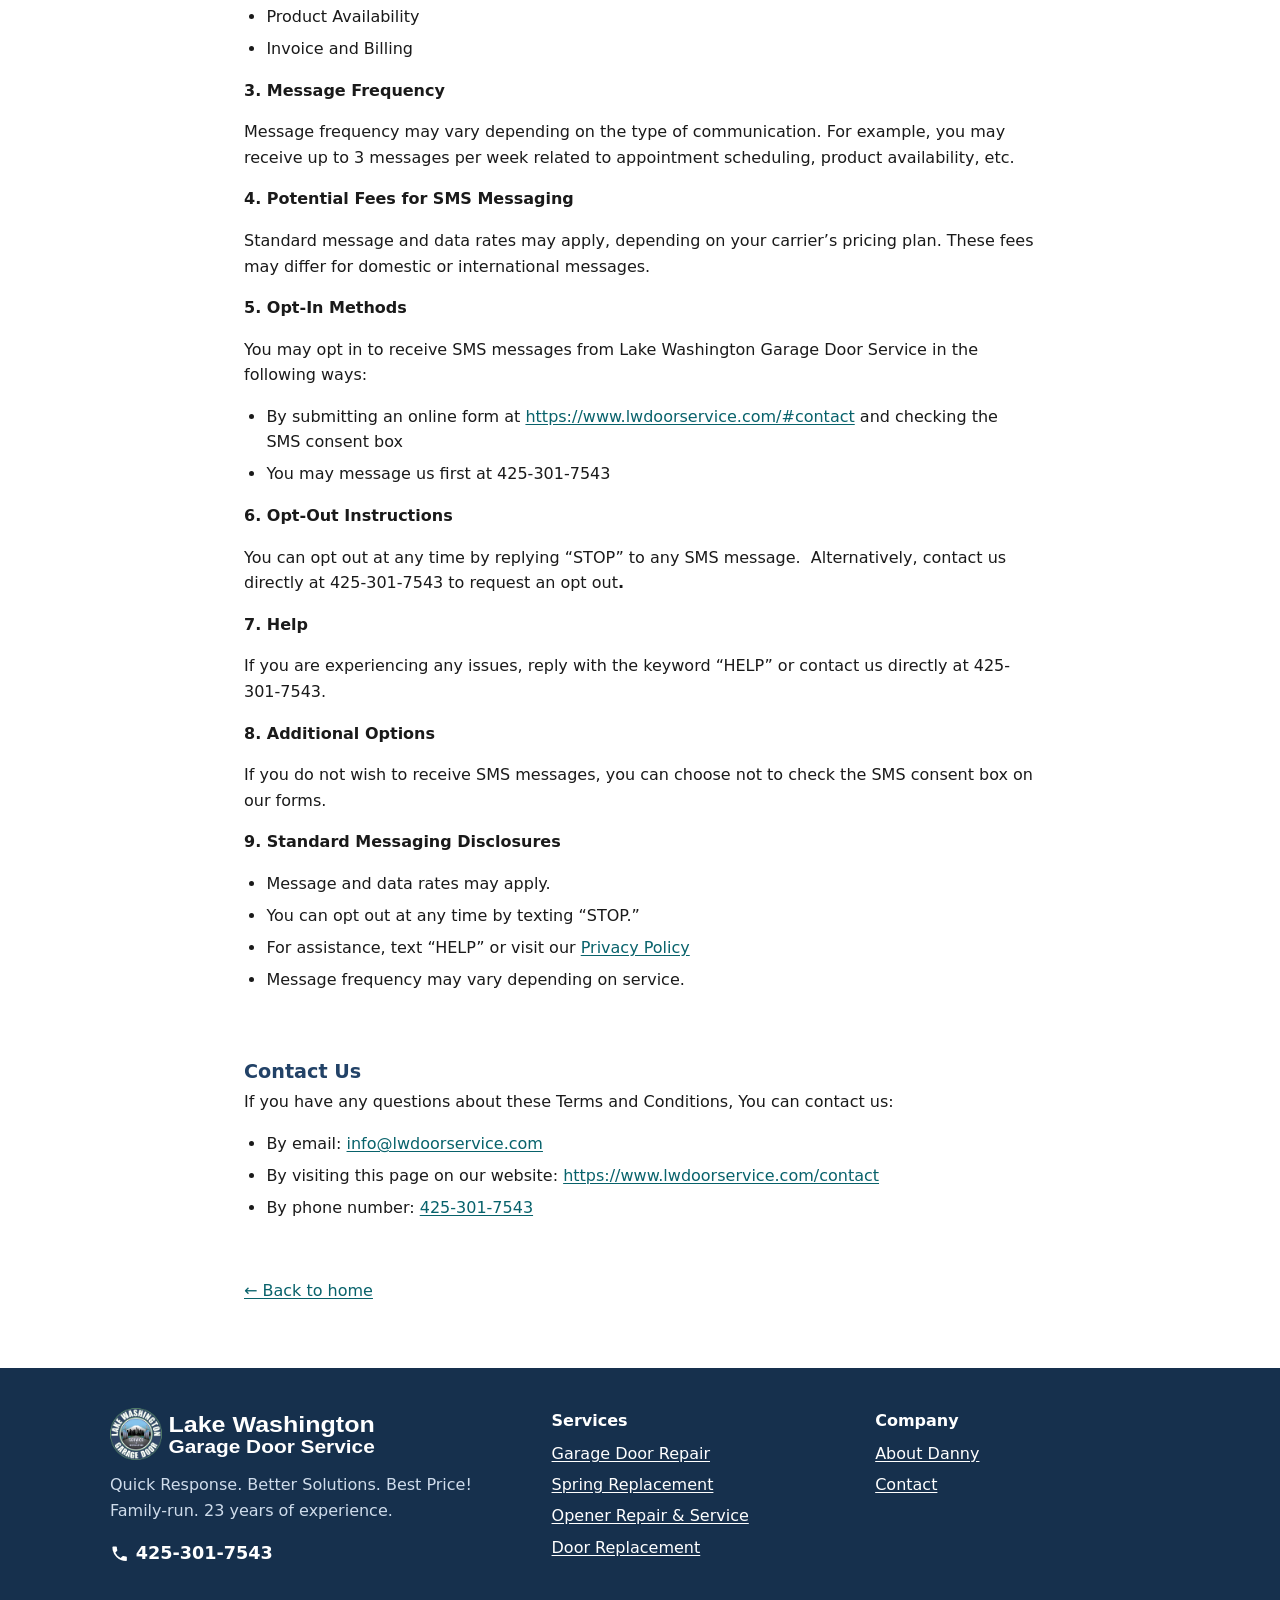
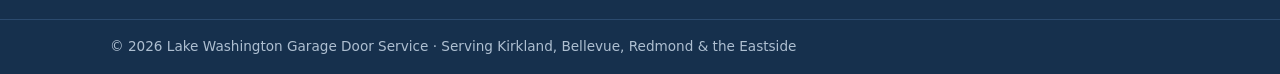
<file: terms.html>
<!DOCTYPE html>
<html lang="en">
<head>
<meta charset="utf-8">
<meta name="viewport" content="width=device-width, initial-scale=1">
<title>Terms of Service | Lake Washington Garage Door Service</title>
<link rel="canonical" href="https://www.lwdoorservice.com/terms.html">
<meta name="description" content="Terms of Service for Lake Washington Garage Door Service.">
<meta name="theme-color" content="#224267">
<link rel="icon" href="favicon.ico" sizes="any">
<link rel="icon" href="favicon.png" type="image/png" sizes="64x64">
<link rel="apple-touch-icon" href="apple-touch-icon.png">
<link rel="stylesheet" href="styles.css">
<link rel="stylesheet" href="print.css" media="print">
</head>
<body>
<a class="skip" href="#main">Skip to content</a>
<header class="site-header">
  <div class="header-inner">
    <a class="brand" href="index.html" aria-label="Lake Washington Garage Door Service — home"><img src="logos/logo.svg" alt="Lake Washington Garage Door Service" width="330" height="64"></a>
    <a class="btn btn-call header-call" href="tel:+14253017543" aria-label="Call 425-301-7543"><svg class="icon" aria-hidden="true" focusable="false"><use href="icons.svg#phone"/></svg><span class="call-word">Call</span> <span class="call-num">425-301-7543</span></a>
    <button class="nav-toggle" type="button" aria-expanded="false" aria-controls="nav"><span>Menu</span></button>
    <nav class="nav" id="nav" aria-label="Main">
      <ul>
        <li><a href="index.html">Home</a></li>
        <li><a href="index.html#services">Services</a></li>
        <li><a href="index.html#about">About</a></li>
        <li><a href="index.html#contact">Contact</a></li>
      </ul>
    </nav>
  </div>
  <div class="topstrip"><div class="strip-inner"><a class="strip-mail" href="mailto:dannygranfors@lwdoorservice.com"><svg class="icon" aria-hidden="true" focusable="false"><use href="icons.svg#mail"/></svg>dannygranfors@lwdoorservice.com</a><span class="strip-years">23 years of experience</span></div></div>
</header>
<main id="main">
<section class="legal">
  <div class="wrap">
    <p><a href="index.html">&larr; Back to home</a></p>
    <h1>Terms of Service</h1>
    <div class="legal-body">
<p>Last updated: August 19, 2025</p><p>Please read these terms and conditions carefully before using Our Service.</p><h3>Interpretation and Definitions</h3><h3>Interpretation</h3><p>The words of which the initial letter is capitalized have meanings defined under the following conditions. The following definitions shall have the same meaning regardless of whether they appear in singular or in plural.</p><h3>Definitions</h3><p>For the purposes of these Terms and Conditions:</p><ul><li><strong>Affiliate</strong> means an entity that controls, is controlled by or is under common control with a party, where &quot;control&quot; means ownership of 50% or more of the shares, equity interest or other securities entitled to vote for election of directors or other managing authority.</li><li><strong>Country</strong> refers to: Washington, United States</li><li><strong>Company </strong>(referred to as either &quot;the Company&quot;, &quot;We&quot;, &quot;Us&quot; or &quot;Our&quot; in this Agreement) refers to Lake Washington Garage Door LLC, 6513 132nd Ave NE Ste 226. Kirkland, WA 98033-8628.</li><li><strong>Device </strong>means any device that can access the Service such as a computer, a cellphone or a digital tablet.</li><li><strong>Service </strong>refers to the Website.</li><li><strong>Terms and Conditions</strong> (also referred as &quot;Terms&quot;) mean these Terms and Conditions that form the entire agreement between You and the Company regarding the use of the Service. This Terms and Conditions agreement has been created with the help of the <a href="https://www.termsfeed.com/terms-conditions-generator/" rel="noopener">Terms and Conditions Generator</a>.</li><li><strong>Third-party Social Media Service </strong>means any services or content (including data, information, products or services) provided by a third-party that may be displayed, included or made available by the Service.</li><li><strong>Website </strong>refers to Lake Washington Garage Door Service, accessible from <a href="https://www.lwdoorservice.com/" rel="noopener">https://www.lwdoorservice.com</a></li><li><strong>You </strong>means the individual accessing or using the Service, or the company, or other legal entity on behalf of which such individual is accessing or using the Service, as applicable.</li></ul><h3>Acknowledgment</h3><p>These are the Terms and Conditions governing the use of this Service and the agreement that operates between You and the Company. These Terms and Conditions set out the rights and obligations of all users regarding the use of the Service.</p><p>Your access to and use of the Service is conditioned on Your acceptance of and compliance with these Terms and Conditions. These Terms and Conditions apply to all visitors, users and others who access or use the Service.</p><p>By accessing or using the Service You agree to be bound by these Terms and Conditions. If You disagree with any part of these Terms and Conditions then You may not access the Service.</p><p>You represent that you are over the age of 18. The Company does not permit those under 18 to use the Service.</p><p>Your access to and use of the Service is also conditioned on Your acceptance of and compliance with the Privacy Policy of the Company. Our Privacy Policy describes Our policies and procedures on the collection, use and disclosure of Your personal information when You use the Application or the Website and tells You about Your privacy rights and how the law protects You. Please read Our Privacy Policy carefully before using Our Service.</p><h3>Links to Other Websites</h3><p>Our Service may contain links to third-party web sites or services that are not owned or controlled by the Company.</p><p>The Company has no control over, and assumes no responsibility for, the content, privacy policies, or practices of any third party web sites or services. You further acknowledge and agree that the Company shall not be responsible or liable, directly or indirectly, for any damage or loss caused or alleged to be caused by or in connection with the use of or reliance on any such content, goods or services available on or through any such web sites or services.</p><p>We strongly advise You to read the terms and conditions and privacy policies of any third-party web sites or services that You visit.</p><h3>Termination</h3><p>We may terminate or suspend Your access immediately, without prior notice or liability, for any reason whatsoever, including without limitation if You breach these Terms and Conditions.</p><p>Upon termination, Your right to use the Service will cease immediately.</p><h3>Limitation of Liability</h3><p>Notwithstanding any damages that You might incur, the entire liability of the Company and any of its suppliers under any provision of this Terms and Your exclusive remedy for all of the foregoing shall be limited to the amount actually paid by You through the Service or 100 USD if You haven&#x27;t purchased anything through the Service.</p><p>To the maximum extent permitted by applicable law, in no event shall the Company or its suppliers be liable for any special, incidental, indirect, or consequential damages whatsoever (including, but not limited to, damages for loss of profits, loss of data or other information, for business interruption, for personal injury, loss of privacy arising out of or in any way related to the use of or inability to use the Service, third-party software and/or third-party hardware used with the Service, or otherwise in connection with any provision of this Terms), even if the Company or any supplier has been advised of the possibility of such damages and even if the remedy fails of its essential purpose.</p><p>Some states do not allow the exclusion of implied warranties or limitation of liability for incidental or consequential damages, which means that some of the above limitations may not apply. In these states, each party&#x27;s liability will be limited to the greatest extent permitted by law.</p><h3>&quot;AS IS&quot; and &quot;AS AVAILABLE&quot; Disclaimer</h3><p>The Service is provided to You &quot;AS IS&quot; and &quot;AS AVAILABLE&quot; and with all faults and defects without warranty of any kind. To the maximum extent permitted under applicable law, the Company, on its own behalf and on behalf of its Affiliates and its and their respective licensors and service providers, expressly disclaims all warranties, whether express, implied, statutory or otherwise, with respect to the Service, including all implied warranties of merchantability, fitness for a particular purpose, title and non-infringement, and warranties that may arise out of course of dealing, course of performance, usage or trade practice. Without limitation to the foregoing, the Company provides no warranty or undertaking, and makes no representation of any kind that the Service will meet Your requirements, achieve any intended results, be compatible or work with any other software, applications, systems or services, operate without interruption, meet any performance or reliability standards or be error free or that any errors or defects can or will be corrected.</p><p>Without limiting the foregoing, neither the Company nor any of the company&#x27;s provider makes any representation or warranty of any kind, express or implied: (i) as to the operation or availability of the Service, or the information, content, and materials or products included thereon; (ii) that the Service will be uninterrupted or error-free; (iii) as to the accuracy, reliability, or currency of any information or content provided through the Service; or (iv) that the Service, its servers, the content, or e-mails sent from or on behalf of the Company are free of viruses, scripts, trojan horses, worms, malware, timebombs or other harmful components.</p><p>Some jurisdictions do not allow the exclusion of certain types of warranties or limitations on applicable statutory rights of a consumer, so some or all of the above exclusions and limitations may not apply to You. But in such a case the exclusions and limitations set forth in this section shall be applied to the greatest extent enforceable under applicable law.</p><h3>Governing Law</h3><p>The laws of the Country, excluding its conflicts of law rules, shall govern this Terms and Your use of the Service. Your use of the Application may also be subject to other local, state, national, or international laws.</p><h3>Disputes Resolution</h3><p>If You have any concern or dispute about the Service, You agree to first try to resolve the dispute informally by contacting the Company.</p><h3>For European Union (EU) Users</h3><p>If You are a European Union consumer, you will benefit from any mandatory provisions of the law of the country in which you are resident in.</p><h3>United States Legal Compliance</h3><p>You represent and warrant that (i) You are not located in a country that is subject to the United States government embargo, or that has been designated by the United States government as a &quot;terrorist supporting&quot; country, and (ii) You are not listed on any United States government list of prohibited or restricted parties.</p><h3>Severability and Waiver</h3><h3>Severability</h3><p>If any provision of these Terms is held to be unenforceable or invalid, such provision will be changed and interpreted to accomplish the objectives of such provision to the greatest extent possible under applicable law and the remaining provisions will continue in full force and effect.</p><h3>Waiver</h3><p>Except as provided herein, the failure to exercise a right or to require performance of an obligation under this Terms shall not effect a party&#x27;s ability to exercise such right or require such performance at any time thereafter nor shall be the waiver of a breach constitute a waiver of any subsequent breach.</p><h3>Translation Interpretation</h3><p>These Terms and Conditions may have been translated if We have made them available to You on our Service. You agree that the original English text shall prevail in the case of a dispute.</p><h3>Changes to These Terms and Conditions</h3><p>We reserve the right, at Our sole discretion, to modify or replace these Terms at any time. If a revision is material We will make reasonable efforts to provide at least 30 days&#x27; notice prior to any new terms taking effect. What constitutes a material change will be determined at Our sole discretion.</p><p>By continuing to access or use Our Service after those revisions become effective, You agree to be bound by the revised terms. If You do not agree to the new terms, in whole or in part, please stop using the website and the Service.</p><h3>SMS Terms and Conditions</h3><p>By opting in to receive SMS messages, you agree to the following:</p><p><strong>1. Consent for SMS Communication</strong></p><p>Phone numbers obtained during the SMS consent process will not be shared with third parties for marketing purposes. This is to ensure that your information is used solely for communication purposes related to our services.</p><p><strong>2. Types of SMS Communications</strong></p><p>By opting in, you may receive SMS messages related to:</p><ul> <li>Appointment Scheduling</li> <li>Customer Care</li> <li>Product Availability</li> <li>Invoice and Billing</li></ul><p><strong>3. Message Frequency</strong></p><p>Message frequency may vary depending on the type of communication. For example, you may receive up to 3 messages per week related to appointment scheduling, product availability, etc.</p><p><strong>4. Potential Fees for SMS Messaging</strong></p><p>Standard message and data rates may apply, depending on your carrier’s pricing plan. These fees may differ for domestic or international messages.</p><p><strong>5. Opt-In Methods</strong></p><p>You may opt in to receive SMS messages from Lake Washington Garage Door Service in the following ways:</p><ul> <li>By submitting an online form at <a href="https://www.lwdoorservice.com/#contact" rel="noopener">https://www.lwdoorservice.com/#contact</a> and checking the SMS consent box   </li> <li>You may message us first at 425-301-7543</li></ul><p><strong>6. Opt-Out Instructions</strong></p><p>You can opt out at any time by replying “STOP” to any SMS message.  Alternatively, contact us directly at 425-301-7543 to request an opt out<strong>​.</strong></p><p><strong>7. Help</strong></p><p>If you are experiencing any issues, reply with the keyword “HELP” or contact us directly at 425-301-7543.</p><p><strong>8. Additional Options</strong></p><p>If you do not wish to receive SMS messages, you can choose not to check the SMS consent box on our forms.</p><p><strong>9. Standard Messaging Disclosures</strong></p><ul> <li>Message and data rates may apply.</li> <li>You can opt out at any time by texting “STOP.”</li> <li>For assistance, text “HELP” or visit our <a href="https://www.lwdoorservice.com/privacy-policy" rel="noopener">Privacy Policy</a> </li> <li>Message frequency may vary depending on service.</li></ul><p>‍</p><h3>Contact Us</h3><p>If you have any questions about these Terms and Conditions, You can contact us:</p><ul><li>By email: <a href="mailto:info@lwdoorservice.com" rel="noopener">info@lwdoorservice.com</a></li><li>By visiting this page on our website: <a href="https://www.lwdoorservice.com/contact" rel="noopener">https://www.lwdoorservice.com/contact</a></li><li>By phone number: <a href="tel:+14253017543" rel="noopener">425-301-7543</a></li></ul><p>‍</p>
    </div>
    <p><a href="index.html">&larr; Back to home</a></p>
  </div>
</section>
</main>
<footer class="site-footer">
  <div class="wrap footer-grid">
    <div>
      <img class="footer-logo" src="logos/logo-light.svg" alt="Lake Washington Garage Door Service" width="330" height="64">
      <p>Quick Response. Better Solutions. Best Price!<br>Family-run. 23 years of experience.</p>
      <p><a class="footer-phone" href="tel:+14253017543"><svg class="icon" aria-hidden="true" focusable="false"><use href="icons.svg#phone"/></svg> 425-301-7543</a></p>
    </div>
    <nav aria-label="Services">
      <p class="footer-title">Services</p>
      <ul>
        <li><a href="index.html#svc-repair">Garage Door Repair</a></li>
        <li><a href="index.html#svc-spring">Spring Replacement</a></li>
        <li><a href="index.html#svc-opener">Opener Repair &amp; Service</a></li>
        <li><a href="index.html#svc-install">Door Replacement</a></li>
      </ul>
    </nav>
    <nav aria-label="Company">
      <p class="footer-title">Company</p>
      <ul>
        <li><a href="index.html#about">About Danny</a></li>
        <li><a href="index.html#contact">Contact</a></li>
      </ul>
      
    </nav>
  </div>
  <div class="footer-bottom">
    <div class="wrap">© 2026 Lake Washington Garage Door Service · Serving Kirkland, Bellevue, Redmond &amp; the Eastside</div>
  </div>
</footer>
<script src="nav.js" defer></script>
</body>
</html>
</file>
<file: styles.css>
/* Lake Washington Garage Door Service — hand-written, mobile-first, no build step.
   Palette contrast checked against WCAG AA. Tokens first; components below. */

:root {
  /* Logo palette (badge.png / logo.svg): dark blue, teal, lime green, grey */
  --navy: #224267;       /* dark blue - logo wordmark */
  --navy-deep: #16304d;
  --teal: #0b7a85;       /* teal - harmonises with logo sky blue #85c3ec; white text 5.08:1 */
  --teal-dark: #08626b;  /* links / hover; white text 7.07:1 */
  --lime: #7cc242;       /* lime green - logo ring; dark text 7.04:1 */
  --lime-dark: #6aae35;
  --grey: #5f6b76;       /* grey; white text 5.45:1 */
  --grey-light: #eceff1;
  --green: var(--lime);
  --blue: var(--teal-dark);
  --blue-light: #e7f3f4;
  --error: #b3261e;
  --on-lime: #10263f;
  --ink: #1a1a1a;
  --muted: #4d5a66;
  --line: #d5dade;
  --bg: #fff;
  --bg-alt: #f4f7f8;
  --radius: 10px;
  --shadow: 0 2px 8px rgb(15 48 87 / .08);
  --shadow-lg: 0 8px 28px rgb(15 48 87 / .14);
  --wrap: 1100px;
  --gap: clamp(1rem, 3vw, 2rem);
}

*, *::before, *::after { box-sizing: border-box; }
* { margin: 0; }
html { scroll-behavior: smooth; scroll-padding-top: 8.5rem; -webkit-text-size-adjust: 100%; }
@media (prefers-reduced-motion: reduce) { html { scroll-behavior: auto; } * { transition: none !important; } }

body {
  font-family: system-ui, -apple-system, "Segoe UI", Roboto, Helvetica, Arial, sans-serif;
  color: var(--ink); background: var(--bg); line-height: 1.6;
  -webkit-font-smoothing: antialiased; text-rendering: optimizeLegibility;
}
img, svg { max-width: 100%; display: block; }
ul, ol { padding: 0; }

.wrap { max-width: var(--wrap); margin: 0 auto; padding: 0 20px; }
a { color: var(--blue); text-underline-offset: .15em; }
a:hover { color: var(--navy); }
:focus-visible { outline: 3px solid #f4b400; outline-offset: 2px; border-radius: 4px; }

h1, h2, h3 { line-height: 1.2; color: var(--navy); font-weight: 800; text-wrap: balance; }
h1 { font-size: clamp(1.9rem, 5vw, 3rem); }
h2 { font-size: clamp(1.5rem, 4vw, 2.1rem); margin-bottom: .5rem; }
h3, .h3 { font-size: 1.2rem; font-weight: 800; color: var(--navy); line-height: 1.2; margin-bottom: .4rem; }
p { margin-bottom: 1rem; }
section { padding: clamp(2.5rem, 6vw, 3.5rem) 0; }
.section-alt { background: var(--bg-alt); }
.center { text-align: center; }
.lead { font-size: 1.15rem; color: var(--muted); max-width: 40rem; }
.center .lead, .cta-band .lead { margin-inline: auto; }
.section-head { margin-bottom: 2rem; }
.fine { font-size: .85rem; color: var(--muted); }
.sr-only { position: absolute; width: 1px; height: 1px; overflow: hidden; clip: rect(0 0 0 0); white-space: nowrap; }
.skip { position: absolute; left: -999px; top: 0; background: var(--navy); color: #fff; padding: .7rem 1rem; z-index: 100; }
.skip:focus { left: 0; }

.icon { width: 1.1em; height: 1.1em; fill: currentColor; flex: none; }
.icon-h { display: inline-block; vertical-align: -.12em; margin-right: .4em; color: var(--blue); }
.icon-lg { width: 2.2rem; height: 2.2rem; color: var(--blue); }
.icon-xl { width: 4rem; height: 4rem; margin-inline: auto; color: var(--teal); }
.ic-lg { display: block; margin-bottom: .6rem; }

/* Buttons */
.btn {
  display: inline-flex; align-items: center; justify-content: center; gap: .5rem;
  padding: .85rem 1.5rem; border-radius: var(--radius); border: 2px solid transparent;
  font: inherit; font-weight: 700; font-size: 1.05rem; line-height: 1.2; cursor: pointer;
  text-decoration: none; transition: transform .08s, box-shadow .15s, background-color .15s;
}
.btn:hover { transform: translateY(-1px); box-shadow: var(--shadow-lg); }
.btn-emergency, .btn-call { background: var(--lime); color: var(--on-lime); }
.btn-emergency:hover, .btn-call:hover { background: var(--lime-dark); color: var(--on-lime); }
.btn-primary { background: var(--teal); color: #fff; }
.btn-primary:hover { background: var(--navy); color: #fff; }
.btn-ghost { background: #fff; color: var(--navy); border-color: var(--line); }
.btn-ghost:hover { border-color: var(--blue); color: var(--blue); }
.btn-lg { padding: 1rem 1.8rem; font-size: 1.15rem; }
.btn-block { width: 100%; }

/* Header */
.site-header { position: sticky; top: 0; z-index: 50; background: #fff; border-bottom: 1px solid var(--line); box-shadow: var(--shadow); }
.header-inner { display: flex; align-items: center; justify-content: space-between; gap: 1rem; padding: .6rem 20px; max-width: var(--wrap); margin: 0 auto; flex-wrap: wrap; }
.brand { display: flex; align-items: center; gap: .6rem; font-weight: 800; color: var(--navy); font-size: 1.02rem; line-height: 1.15; text-decoration: none; }
.brand .mark { width: 38px; height: 38px; flex: none; }
.brand small { display: block; font-size: .72rem; color: var(--muted); font-weight: 600; letter-spacing: .02em; }
.nav { display: flex; align-items: center; gap: 1.3rem; }
.nav ul { display: flex; gap: 1.3rem; list-style: none; }
.nav li a { color: var(--navy); font-weight: 600; text-decoration: none; padding: .3rem 0; border-bottom: 2px solid transparent; }
.nav li a:hover, .nav li a[aria-current="page"] { border-bottom-color: var(--lime); }
.header-call { padding: .55rem 1rem; font-size: .98rem; }
.nav-toggle { display: none; }

@media (max-width: 820px) {
  .nav { width: 100%; flex-direction: column; align-items: stretch; gap: .6rem; padding-bottom: .8rem; }
  .nav ul { flex-direction: column; gap: 0; }
  .nav li a { display: block; padding: .7rem 0; border-bottom: 1px solid var(--line); }
  .js .nav-toggle { display: inline-block; background: #fff; border: 2px solid var(--line); border-radius: 8px; padding: .5rem .9rem; font: inherit; font-weight: 700; color: var(--navy); cursor: pointer; }
  .js .nav { display: none; }
  .js .nav.open { display: flex; }
}

/* Hero */
.hero { background: linear-gradient(160deg, var(--blue-light), #fff 70%); }
.hero-grid { display: grid; gap: var(--gap); align-items: center; }
@media (min-width: 860px) { .hero-grid { grid-template-columns: 1.4fr 1fr; } }
.eyebrow { color: var(--blue); font-weight: 700; text-transform: uppercase; letter-spacing: .06em; font-size: .85rem; margin-bottom: .5rem; }
.hero h1 span { display: block; color: var(--teal-dark); }
.hero .lead { margin: 1rem 0 1.5rem; }
.hero-cta { display: flex; flex-wrap: wrap; gap: .8rem; }
.hero-note { margin-top: 1.2rem; font-size: .92rem; color: var(--muted); }
.hero-card { background: #fff; border: 1px solid var(--line); border-radius: var(--radius); padding: 1.4rem; box-shadow: var(--shadow-lg); }
.hero-card p { margin-bottom: .5rem; }
.hero-card .btn { margin-top: .6rem; }
.checks, .ticks { list-style: none; }
.checks li, .ticks li { position: relative; padding-left: 1.7rem; margin-bottom: .45rem; }
.checks li::before, .ticks li::before { content: ""; position: absolute; left: 0; top: .4em; width: 1em; height: 1em; background: var(--teal); -webkit-mask: url("data:image/svg+xml,%3Csvg xmlns='http://www.w3.org/2000/svg' viewBox='0 0 24 24'%3E%3Cpath d='M9 16.2 4.8 12l-1.4 1.4L9 19 21 7l-1.4-1.4z'/%3E%3C/svg%3E") center/contain no-repeat; mask: url("data:image/svg+xml,%3Csvg xmlns='http://www.w3.org/2000/svg' viewBox='0 0 24 24'%3E%3Cpath d='M9 16.2 4.8 12l-1.4 1.4L9 19 21 7l-1.4-1.4z'/%3E%3C/svg%3E") center/contain no-repeat; }

/* Trust strip */
.trust { background: var(--navy); color: #fff; }
.trust-inner { list-style: none; display: flex; flex-wrap: wrap; justify-content: center; gap: .6rem 2rem; padding-block: .9rem; font-weight: 600; font-size: .95rem; }
.trust-inner li { display: inline-flex; align-items: center; gap: .4rem; }
.trust .icon { color: #ffd54f; }

/* Grids & cards */
.plain { list-style: none; }
.grid { display: grid; gap: 1.2rem; }
@media (min-width: 640px) { .grid-3 { grid-template-columns: repeat(2, 1fr); } }
@media (min-width: 960px) { .grid-3 { grid-template-columns: repeat(3, 1fr); } }
.card { background: #fff; border: 1px solid var(--line); border-radius: var(--radius); padding: 1.4rem; box-shadow: var(--shadow); }
.card p { color: var(--muted); }
.card .more { font-weight: 700; text-decoration: none; }
.card .more:hover { text-decoration: underline; }
.stack { margin-bottom: 1rem; }
.big-phone { font-size: 1.6rem; font-weight: 800; margin: .2rem 0 .6rem; }
.split { display: grid; gap: var(--gap); }
@media (min-width: 860px) { .split { grid-template-columns: 1.3fr 1fr; align-items: start; } }

.cta-band { background: var(--navy); color: #fff; text-align: center; }
.cta-band h2 { color: #fff; }
.cta-band .lead { color: #dbe7f3; margin-bottom: 1.4rem; }

.area-list { list-style: none; display: flex; flex-wrap: wrap; gap: .5rem; margin-top: 1rem; }
.area-list.center { justify-content: center; }
.area-list li { background: var(--blue-light); color: var(--navy); border-radius: 999px; padding: .3rem .85rem; font-weight: 600; font-size: .92rem; }

/* Inner pages */
.page-head { background: var(--bg-alt); border-bottom: 1px solid var(--line); padding: 2rem 0; }
.breadcrumb { font-size: .9rem; color: var(--muted); margin-bottom: .6rem; }
.svc-block { padding: 2rem 0; border-bottom: 1px solid var(--line); }
.svc-block:first-child { padding-top: 0; }
.svc-block:last-child { border-bottom: 0; }
.svc-block .card { background: var(--bg-alt); }
.svc-block .card .btn { margin-top: .4rem; }
.thanks { padding-block: 5rem; }
.thanks p { margin-top: 1rem; }

/* Form */
.form-card { background: #fff; border: 1px solid var(--line); border-radius: var(--radius); padding: 1.4rem; box-shadow: var(--shadow-lg); }
.field { margin-bottom: 1rem; }
.field label { display: block; font-weight: 700; margin-bottom: .3rem; color: var(--navy); }
.field input, .field select, .field textarea { width: 100%; padding: .75rem .85rem; border: 2px solid var(--line); border-radius: 8px; font: inherit; font-size: 1rem; background: #fff; color: var(--ink); }
.field input:focus, .field select:focus, .field textarea:focus { border-color: var(--blue); outline: none; box-shadow: 0 0 0 3px rgb(11 122 133 / .28); }
.field input:user-invalid { border-color: var(--error); }
.hp { position: absolute; left: -9999px; }
.form-card .fine { margin: .8rem 0 0; text-align: center; }

/* Footer */
.site-footer { background: var(--navy-deep); color: #cfdceb; padding-top: 2.5rem; }
.site-footer a { color: #fff; }
.footer-grid { display: grid; gap: 1.8rem; }
@media (min-width: 760px) { .footer-grid { grid-template-columns: 1.4fr 1fr 1fr; } }
.footer-title { color: #fff; font-weight: 800; margin-bottom: .5rem; }
.site-footer ul { list-style: none; }
.site-footer li { margin-bottom: .35rem; }
.site-footer .fine { color: #aebfd1; margin-top: .8rem; }
.footer-phone { display: inline-flex; align-items: center; gap: .4rem; font-weight: 800; font-size: 1.1rem; text-decoration: none; }
.footer-bottom { border-top: 1px solid #2b4a6e; margin-top: 2rem; padding: 1rem 0; font-size: .85rem; color: #aebfd1; }
.split > *, .grid > *, .hero-grid > * { min-width: 0; }

/* ---------- Reviews (sample content during design stage) ---------- */
.review { background: #fff; border: 1px solid var(--line); border-radius: var(--radius); padding: 1.4rem; box-shadow: var(--shadow); }
.review .stars { color: #b26a00; letter-spacing: .1em; font-size: 1.2rem; margin: 0 0 .4rem; }
.review blockquote { margin: 0; }
.review blockquote p { font-style: italic; margin: 0 0 .8rem; }
.review .who { font-weight: 700; color: var(--navy); font-size: .92rem; margin: 0; }

/* ---- v2 ---- */
html { overflow-x: hidden; }
body { overflow-x: hidden; }
.site-header { position: -webkit-sticky; position: sticky; top: 0; z-index: 1000; }
.brand img { height: 44px; width: auto; max-width: 100%; }
.header-inner { flex-wrap: nowrap; gap: .5rem; padding-block: .4rem; }
.header-call { padding: .55rem .9rem; min-height: 44px; white-space: nowrap; margin-left: auto; }
.call-word { display: inline; margin-right: .3em; }
.nav-toggle { min-height: 44px; min-width: 44px; }
.nav li a { min-height: 44px; display: inline-flex; align-items: center; }
.topstrip { background: var(--navy); color: #fff; font-size: .88rem; }
.strip-inner { max-width: var(--wrap); margin: 0 auto; padding: 0 20px; display: flex; justify-content: space-between; align-items: center; gap: .5rem 1rem; flex-wrap: wrap; }
.strip-mail { color: #fff; display: inline-flex; align-items: center; gap: .4rem; min-height: 44px; font-weight: 700; text-decoration: none; overflow-wrap: anywhere; }
.strip-mail:hover { color: #fff; text-decoration: underline; }
.strip-years { color: #dbe7f3; }
.footer-logo { height: 52px; width: auto; margin-bottom: .8rem; }
.site-footer a, .trust a { min-height: 24px; }
.trust a { color: #fff; }
.grid-2 { grid-template-columns: 1fr; }
@media (min-width: 700px) { .grid-2 { grid-template-columns: repeat(2, 1fr); } }
.yelp-badge { display: inline-flex; align-items: center; gap: .8rem; background: #fff; border: 2px solid var(--line); border-radius: var(--radius); padding: .7rem 1.1rem; text-decoration: none; color: var(--navy); min-height: 44px; box-shadow: var(--shadow); text-align: left; }
.yelp-badge:hover { border-color: #d32323; color: var(--navy); }
.yelp-badge .stars { color: #b26a00; font-size: 1.5rem; letter-spacing: .08em; }
.yelp-badge small { display: block; color: var(--blue); font-weight: 600; }
.review .src { font-size: .8rem; color: var(--muted); margin: .5rem 0 0; }
.section-head .yelp-badge { margin-top: .8rem; }
.btn, .nav li a, .more { min-height: 44px; }
.more { display: inline-flex; align-items: center; }
@media (max-width: 820px) {
  html { scroll-padding-top: 9.5rem; }
  .brand img { height: 38px; }
  .header-inner { padding-inline: 12px; }
  .strip-inner { padding: 0 12px; }
  .strip-years { display: none; }
  .header-call .call-num { display: none; }
  .header-call .call-word { display: inline; margin-right: 0; }
  .header-call { padding: .5rem .8rem; }
  .nav { order: 5; flex-basis: 100%; }
  .header-inner { flex-wrap: wrap; }
  .js .nav { display: none; }
  .nav.open { max-height: calc(100vh - 8rem); overflow-y: auto; }
  .hero-cta .btn { width: 100%; }
  .btn-lg { font-size: 1.05rem; padding: .9rem 1.1rem; text-align: center; }
}
@media (max-width: 380px) { .brand img { height: 32px; } .header-call { padding: .5rem .6rem; } }
.brand { flex: 0 1 auto; min-width: 0; }
.nav { order: 2; margin-left: auto; }
.header-call { order: 3; margin-left: .5rem; }
.nav-toggle { order: 3; }
@media (max-width: 820px) {
  .header-call { order: 2; margin-left: auto; }
  .nav-toggle { order: 3; }
  .nav { order: 5; margin-left: 0; }
}

/* v3: Yelp card, BBB badge, trust links */
.trust-links { display: flex; flex-wrap: wrap; gap: .8rem; justify-content: center; margin: .8rem 0 0; }
.section-head .trust-links .yelp-badge { margin-top: 0; }
.bbb-badge { display: inline-flex; align-items: center; gap: .8rem; background: #fff; border: 2px solid var(--line); border-radius: var(--radius); padding: .7rem 1.1rem; text-decoration: none; color: var(--navy); min-height: 44px; box-shadow: var(--shadow); text-align: left; }
.bbb-badge:hover { border-color: var(--navy); }
.bbb-badge small { display: block; color: var(--blue); font-weight: 600; }
.bbb-grade { background: var(--navy); color: #fff; font-weight: 800; font-size: 1.3rem; border-radius: 8px; padding: .25rem .6rem; }
.yelp-card { max-width: 860px; margin: 0 auto; background: #fff; border: 1px solid var(--line); border-radius: var(--radius); box-shadow: var(--shadow); padding: 1.5rem; }
.yc-main { display: flex; gap: 1.2rem; align-items: center; }
.yc-badge { width: 88px; height: 88px; flex: none; border-radius: 50%; }
.yc-name { margin: 0 0 .4rem; font-size: 1.5rem; line-height: 1.2; color: var(--navy); }
.yc-rating { display: flex; align-items: center; gap: .5rem; margin: 0 0 .3rem; flex-wrap: wrap; }
.yc-stars { display: inline-flex; gap: 3px; }
.ystar { width: 26px; height: 26px; padding: 3px; background: #d32323; color: #fff; border-radius: 4px; box-sizing: border-box; }
.yc-meta, .yc-hours { margin: .2rem 0; display: flex; gap: .5rem; align-items: center; flex-wrap: wrap; }
.yc-claimed { display: inline-flex; align-items: center; gap: .3rem; color: var(--blue); font-weight: 600; }
.yc-check, .yc-shield { width: 20px; height: 20px; color: #1d63c4; flex: none; }
.yc-shield { width: 34px; height: 34px; }
.yc-open, .yc-good { color: #2f6f1a; font-weight: 700; }
.yc-hours small { color: var(--muted); }
.yc-facts { list-style: none; padding: 0; margin: 1.2rem 0; display: grid; grid-template-columns: 2fr 1fr 1fr; gap: 1rem; border-top: 1px solid var(--line); padding-top: 1rem; }
.yc-facts li { display: flex; gap: .6rem; align-items: center; }
.yc-facts small { display: block; color: var(--muted); }
.yc-facts strong { display: block; }
.yc-link { display: inline-flex; }
@media (max-width: 640px) { .yc-main { flex-direction: column; align-items: flex-start; } .yc-facts { grid-template-columns: 1fr; } .yc-name { font-size: 1.25rem; } .yc-link { width: 100%; justify-content: center; } }

/* v3 feedback pass: colorful service icons, estimate band, FAQ, before/after, map */
.grid.plain > .card .ic-lg { width: 3.4rem; height: 3.4rem; border-radius: 14px; display: grid; place-items: center; background: var(--tint, #e8f0f8); }
.grid.plain > .card .ic-lg .icon-lg { color: var(--ic, var(--blue)); }
.grid.plain > .card:nth-child(1) { --ic: #08626b; --tint: #e1f1f2; }
.grid.plain > .card:nth-child(2) { --ic: #4a7a14; --tint: #eef7e0; }
.grid.plain > .card:nth-child(3) { --ic: #224267; --tint: #e4eaf2; }
.grid.plain > .card:nth-child(4) { --ic: #4a7a14; --tint: #eef7e0; }
.grid.plain > .card:nth-child(5) { --ic: #5f6b76; --tint: #eceff1; }
.grid.plain > .card:nth-child(6) { --ic: #08626b; --tint: #e1f1f2; }
.estimate-band { background: var(--bg-alt, #eff2f8); border-block: 1px solid var(--line); text-align: center; }
.estimate-band .lead { margin-inline: auto; }
.btn-estimate, .btn-estimate:hover, .btn-estimate:focus { background: var(--teal); color: #fff; }
.btn-estimate:hover { background: var(--navy); }
.faq { max-width: 52rem; margin: 0 auto; }
.faq details { background: #fff; border: 1px solid var(--line); border-radius: var(--radius); margin-bottom: .6rem; box-shadow: var(--shadow); }
.faq summary { cursor: pointer; font-weight: 700; padding: .9rem 1.1rem; min-height: 44px; display: flex; align-items: center; color: var(--navy); }
.faq details[open] summary { border-bottom: 1px solid var(--line); }
.faq details p { margin: 0; padding: .9rem 1.1rem; color: var(--muted); }
.draft-tag { display: inline-block; background: #fff3cd; color: #5c4400; border: 1px solid #e6c65c; border-radius: 4px; padding: 0 .4rem; font-weight: 700; font-size: .8rem; }
.ba { position: relative; max-width: 56rem; margin: 0 auto; aspect-ratio: 1200 / 650; overflow: hidden; border-radius: var(--radius); border: 1px solid var(--line); box-shadow: var(--shadow); --pos: 50%; }
.ba img { position: absolute; inset: 0; width: 100%; height: 100%; object-fit: cover; }
.ba-before { clip-path: inset(0 calc(100% - var(--pos)) 0 0); }
.ba-handle { position: absolute; top: 0; bottom: 0; left: var(--pos); width: 4px; margin-left: -2px; background: #fff; box-shadow: 0 0 0 1px rgba(0,0,0,.35); pointer-events: none; }
.ba-handle::after { content: "\2194"; position: absolute; top: 50%; left: 50%; transform: translate(-50%, -50%); width: 44px; height: 44px; border-radius: 50%; background: #fff; color: var(--navy); display: grid; place-items: center; font-weight: 800; box-shadow: 0 1px 6px rgba(0,0,0,.4); }
.ba-range { position: absolute; inset: 0; width: 100%; height: 100%; opacity: 0; cursor: ew-resize; margin: 0; }
.ba:focus-within { outline: 3px solid var(--blue); outline-offset: 2px; }
.ba-tag { position: absolute; top: .6rem; background: rgba(15,48,87,.85); color: #fff; font-weight: 700; font-size: .8rem; padding: .15rem .55rem; border-radius: 4px; pointer-events: none; }
.ba-tag-l { left: .6rem; } .ba-tag-r { right: .6rem; }
.map-block { margin-top: 1rem; border-radius: var(--radius); overflow: hidden; border: 1px solid var(--line); }
.map-block iframe { display: block; width: 100%; height: 260px; border: 0; }
@media (max-width: 820px) { .brand img { height: 44px; } }

/* v4: service photos, area map, stats, motion */
.svc-photo { margin: 0; border-radius: var(--radius); overflow: hidden; border: 1px solid var(--line); box-shadow: var(--shadow); }
.svc-photo img { display: block; width: 100%; height: auto; aspect-ratio: 3 / 2; object-fit: cover; }
.area-map { margin: 1rem 0 0; }
.area-map img { display: block; width: 100%; max-width: 452px; height: auto; border-radius: var(--radius); border: 1px solid var(--line); }
.area-map figcaption { margin-top: .4rem; }
.area-maps { margin-top: 1rem; }
.area-maps .area-map { margin: 0; }
.area-maps .area-map img { max-width: 452px; }
.stats { background: var(--blue-light); border-bottom: 1px solid var(--line); }
.stats-inner { list-style: none; margin: 0 auto; padding: 1.2rem 0; display: grid; grid-template-columns: repeat(3, 1fr); gap: 1rem; text-align: center; }
.stats .num { display: block; font-size: 2rem; font-weight: 800; color: var(--blue); line-height: 1.1; }
.stats .lbl { display: block; font-size: .9rem; color: var(--muted); }
.hero { position: relative; overflow: hidden; }
.door-lift { position: absolute; inset: 0; display: grid; grid-template-rows: repeat(4, 1fr); pointer-events: none; z-index: 3; }
.door-lift i { background: #fff; border-bottom: 2px solid var(--line); transform: translateY(0); animation: door-up .9s ease-in forwards; }
.door-lift i:nth-child(1) { animation-delay: .5s; } .door-lift i:nth-child(2) { animation-delay: .35s; } .door-lift i:nth-child(3) { animation-delay: .2s; } .door-lift i:nth-child(4) { animation-delay: .05s; }
@keyframes door-up { to { transform: translateY(-110%); opacity: 0; } }
.door-lift { animation: door-gone 0s 1.6s forwards; }
@keyframes door-gone { to { visibility: hidden; } }
html.js .rv { opacity: 0; transform: translateY(18px); transition: opacity .6s ease, transform .6s ease; }
html.js .rv.in { opacity: 1; transform: none; }
@media (prefers-reduced-motion: reduce) { .door-lift { display: none; } html.js .rv { opacity: 1; transform: none; transition: none; } }

/* v5 */
.hero-photo { display: block; width: 100%; height: auto; aspect-ratio: 10 / 7; object-fit: cover; border-radius: calc(var(--radius) - 4px); margin: 0 0 1rem; }
.awards-h { text-align: center; margin: 0 0 1.2rem; }
.awards-grid { list-style: none; margin: 0 auto; padding: 0; max-width: 64rem; display: grid; grid-template-columns: repeat(auto-fit, minmax(7.5rem, 1fr)); gap: .7rem; }
.awards-grid li { display: flex; align-items: center; justify-content: center; background: #fff; border: 1px solid var(--line); border-radius: var(--radius); padding: .8rem; min-height: 7.5rem; }
.awards-grid img { display: block; max-width: 100%; max-height: 6rem; width: auto; height: auto; }
.awards { display: block; width: 100%; max-width: 64rem; height: auto; margin: 0 auto 1rem; border-radius: var(--radius); }
@media (min-width: 640px) { .reviews > li:last-child:nth-child(odd) { grid-column: 1 / -1; justify-self: center; max-width: calc(50% - .5rem); } }

.owner-figure { margin: 0 0 1rem; text-align: center; }
.owner-photo { display: block; margin: 0 auto; width: 200px; height: 200px; border-radius: 50%; object-fit: cover; border: 3px solid var(--line); box-shadow: var(--shadow); }


/* one-page (design-one): mobile-first single page */
html { scroll-padding-top: 5.2rem; }
.topstrip { display: none; }
section { padding: clamp(2rem, 5vw, 3.2rem) 0; }
.svc-list { max-width: 52rem; margin: 0 auto; display: grid; gap: .6rem; }
.svc { background: #fff; border: 1px solid var(--line); border-radius: var(--radius); box-shadow: var(--shadow); overflow: hidden; }
.svc summary { list-style: none; cursor: pointer; display: flex; align-items: center; gap: .9rem; padding: .8rem 1rem; min-height: 64px; }
.svc summary::-webkit-details-marker { display: none; }
.svc summary::after { content: "+"; margin-left: auto; font-size: 1.6rem; font-weight: 700; color: var(--navy); line-height: 1; }
.svc[open] summary::after { content: "\2212"; }
.svc-ic { width: 3rem; height: 3rem; flex: none; border-radius: 12px; display: grid; place-items: center; background: var(--tint); }
.svc-ic .icon-lg { width: 1.7rem; height: 1.7rem; color: var(--ic); }
.svc-t { font-weight: 800; color: var(--navy); font-size: 1.08rem; line-height: 1.25; }
.svc-body { padding: 0 1rem 1rem; }
.svc-body img { width: 100%; height: auto; aspect-ratio: 3 / 2; object-fit: cover; border-radius: 8px; margin-bottom: .8rem; }
.svc-body p { color: var(--muted); }
.about-one { display: grid; gap: 1.2rem; max-width: 52rem; }
@media (min-width: 760px) { .about-one { grid-template-columns: 220px 1fr; align-items: start; } }
.steps { list-style: none; margin-top: 1.2rem; display: grid; gap: .6rem; }
.steps li { background: #fff; border: 1px solid var(--line); border-radius: var(--radius); padding: .8rem 1rem; }
.contact-one { max-width: 40rem; }
.contact-one .form-card { margin-bottom: 1rem; }
.contact-one .reach { margin-top: 1rem; }
.contact-one .reach p { margin-bottom: .4rem; overflow-wrap: anywhere; }
.form-done { margin-bottom: 1rem; }
.form-done[hidden] { display: none; }
.hero-form-wrap [hidden] { display: none; }
.field input, .field select, .field textarea { font-size: 16px; min-height: 48px; }
.callbar { display: none; }
@media (max-width: 820px) {
  body { padding-bottom: 4.6rem; }
  .callbar { position: fixed; z-index: 900; left: 0; right: 0; bottom: 0; display: grid; grid-template-columns: 1fr 1fr; gap: .5rem; padding: .5rem .6rem calc(.5rem + env(safe-area-inset-bottom)); background: #fff; border-top: 1px solid var(--line); box-shadow: 0 -4px 16px rgb(15 48 87 / .14); }
  .callbar .btn { min-height: 48px; padding: .6rem .5rem; font-size: 1rem; }
  .stats .num { font-size: 1.6rem; }
  .hero-card { padding: 1rem; }
  .map-block iframe { height: 220px; }
}
@media print { .callbar { display: none; } }
@media (max-width: 480px) {
  .brand img { height: 34px; }
  .header-inner { flex-wrap: nowrap; gap: .4rem; }
  .header-call { margin-left: auto; padding: .5rem .7rem; }
  .nav-toggle { padding: .5rem .7rem; }
  .nav { position: absolute; left: 0; right: 0; top: 100%; background: #fff; padding: 0 12px .8rem; border-bottom: 1px solid var(--line); box-shadow: var(--shadow); }
}

/* SMS consent + legal pages (ACT-00805) */
.field.consent { margin: .2rem 0 1rem; }
.field .check { display: flex; align-items: center; gap: .65rem; margin: 0; font-weight: 600; color: var(--ink); cursor: pointer; min-height: 44px; padding: .4rem 0; }
.field .check input[type="checkbox"] { flex: 0 0 auto; width: 1.4rem; height: 1.4rem; margin: 0; padding: 0; accent-color: var(--blue); cursor: pointer; }
.sms-disclosure { margin-top: .8rem; font-size: .78rem; line-height: 1.5; }
.legal { padding: 2rem 0 3rem; }
.legal .wrap { max-width: 52rem; }
.legal h1 { margin: .6rem 0 1.2rem; }
.legal-body h3 { margin-top: 1.6rem; }
.legal-body p, .legal-body ul, .legal-body ol { margin: 0 0 1rem; }
.legal-body ul, .legal-body ol { padding-left: 1.4rem; }
.legal-body li { margin-bottom: .4rem; overflow-wrap: anywhere; }
.legal-src { margin: 1.5rem 0 1rem; }
.footer-bottom a { color: inherit; }

/* Recent jobs gallery */
.job-grid { list-style: none; margin: 1.2rem auto 0; padding: 0; max-width: 64rem; display: grid; grid-template-columns: repeat(auto-fill, minmax(min(100%, 16rem), 1fr)); gap: .7rem; }
.job-grid figure { margin: 0; position: relative; border-radius: var(--radius); overflow: hidden; border: 1px solid var(--line); box-shadow: var(--shadow); background: #fff; }
.job-grid img { display: block; width: 100%; height: 15rem; object-fit: cover; }
.job-grid figcaption { position: absolute; left: .5rem; bottom: .5rem; background: rgba(15,48,87,.85); color: #fff; font-weight: 700; font-size: .8rem; padding: .15rem .55rem; border-radius: 4px; }
#gallery .lead { margin-left: auto; margin-right: auto; }


/* ---- v2 feedback pass (ACT-00805): form at top, repair focus, logo colours ---- */
.review .stars, .yelp-badge .stars { color: #b26a00; }
.hero-grid { align-items: start; }
@media (min-width: 860px) { .hero-grid { grid-template-columns: 1fr 1fr; } }
.hero { padding: clamp(1.2rem, 3vw, 2rem) 0; }
.hero-form-wrap { background: #fff; border: 1px solid var(--line); border-top: 5px solid var(--lime); border-radius: var(--radius); padding: 1.1rem 1.2rem 1.2rem; box-shadow: var(--shadow-lg); scroll-margin-top: 6rem; }
.hero-form-wrap .h3 { font-size: 1.35rem; margin-bottom: .2rem; }
.form-sub { font-size: .95rem; color: var(--muted); margin: 0 0 .8rem; }
.hero-form-wrap .form-card { border: 0; box-shadow: none; padding: 0; background: transparent; }
.hero-form-wrap .field { margin-bottom: .65rem; }
.hero-form-wrap .field label { margin-bottom: .15rem; font-size: .95rem; }
.hero-form-wrap .field input, .hero-form-wrap .field select, .hero-form-wrap .field textarea { min-height: 44px; padding: .5rem .75rem; }
.hero-form-wrap .field textarea { min-height: 3.4rem; }
.hero-form-wrap .field.consent { margin: .1rem 0 .6rem; }
.hero-form-wrap .field .check { min-height: 36px; padding: .1rem 0; }
.hero-form-wrap .form-done { margin: 0; box-shadow: none; border: 0; }
.hero-note { margin-top: 1rem; }
.hero-text .checks { margin-top: 1rem; }
a { color: var(--teal-dark); }
a:hover { color: var(--navy); }
.eyebrow { color: var(--teal-dark); }
.svc summary::after { color: var(--teal); }
.stats .num { color: var(--teal-dark); }
.trust .icon { color: var(--lime); }
.callbar .btn-primary, .callbar .btn-call { font-weight: 800; }
@media (max-width: 859px) {
  .hero { padding: .6rem 0 1rem; }
  .hero-grid { gap: .7rem; }
  .hero-text .eyebrow, .hero-text .lead, .hero-text .hero-cta, .hero-text .hero-note, .hero-text .checks { display: none; }
  .hero h1 { font-size: 1.55rem; line-height: 1.15; }
  .hero h1 span { display: inline; }
  .hero-form-wrap { padding: .8rem .9rem .9rem; }
  .hero-form-wrap .h3 { font-size: 1.15rem; }
  .form-sub { font-size: .85rem; margin-bottom: .5rem; }
  .hero-form-wrap .field { margin-bottom: .45rem; }
  .hero-form-wrap .field label { font-size: .85rem; margin-bottom: .1rem; }
  .hero-form-wrap .field input, .hero-form-wrap .field select { min-height: 40px; padding: .3rem .65rem; }
  .hero-form-wrap .field textarea { min-height: 2.6rem; }
  .hero-form-wrap .btn-lg { padding: .7rem 1rem; }
  .hero-form-wrap .form-sub { display: none; }
  .hero-form-wrap .fine { font-size: .75rem; }
  .hero .wrap { padding: 0 12px; }
}


/* ---- v3 (ACT-00805, Danny call 30 Oct): form hidden until button, one calm button colour ---- */
.hero-form-wrap[hidden] { display: none; }
.hero-grid.form-closed { grid-template-columns: 1fr; }
/* v4 (ACT-00805, 30 Oct): Contact Us buttons dark blue #224267, every other button lime #7cc242 */
.btn-contact { background: #224267; color: #fff; }
.btn-contact:hover { background: var(--navy-deep); color: #fff; }
.btn-primary, .btn-call { background: #7cc242; color: var(--on-lime); }
.btn-primary:hover, .btn-call:hover { background: var(--lime-dark); color: var(--on-lime); }
.svc-cols { display: grid; gap: 0 1.5rem; }
@media (min-width: 700px) { .svc-cols { grid-template-columns: 1fr 1fr; } }
.stats-inner { justify-content: center; }
@media (max-width: 859px) {
  .hero-text .eyebrow, .hero-text .lead, .hero-text .hero-note, .hero-text .checks { display: block; }
  .hero-text .hero-cta { display: flex; }
  .hero-text .checks { display: block; }
}

html { scroll-behavior: smooth; }
#contact { scroll-margin-top: 6rem; }

/* v5 */
.btn { text-align: center; }
.btn .call-word, .btn .call-num { display: inline; margin: 0; }
.stat-yelp { display: contents; color: inherit; text-decoration: none; }
.stat-yelp:hover .lbl { text-decoration: underline; }
@media (min-width: 860px) { .split-area { grid-template-columns: 1fr 1fr; align-items: center; } .split-form { grid-template-columns: 1fr 1.2fr; align-items: start; } }
.split-area .area-maps .area-map img { max-width: 100%; }

/* Form: City + ZIP side by side; honeypot kept off-screen (not display:none) */
.field-row { display: grid; grid-template-columns: 1fr 9rem; gap: .65rem; }
.field-row .field { min-width: 0; }
.hp-field { position: absolute; left: -9999px; width: 1px; height: 1px; overflow: hidden; }
@media (max-width: 480px) { .field-row { grid-template-columns: 1fr 7rem; gap: .45rem; } }
</file>
<file: print.css>
.site-header, .nav, .cta-band, .trust, .form-card, .skip, .btn, .site-footer nav { display: none !important; }
body { color: #000; background: #fff; font-size: 11pt; }
a { color: #000; text-decoration: none; }
a[href^="tel:"]::after, a[href^="mailto:"]::after { content: " (" attr(href) ")"; font-size: .85em; }
section { padding: 1rem 0; }
.card, .hero-card { box-shadow: none; border: 1px solid #999; break-inside: avoid; }
</file>
